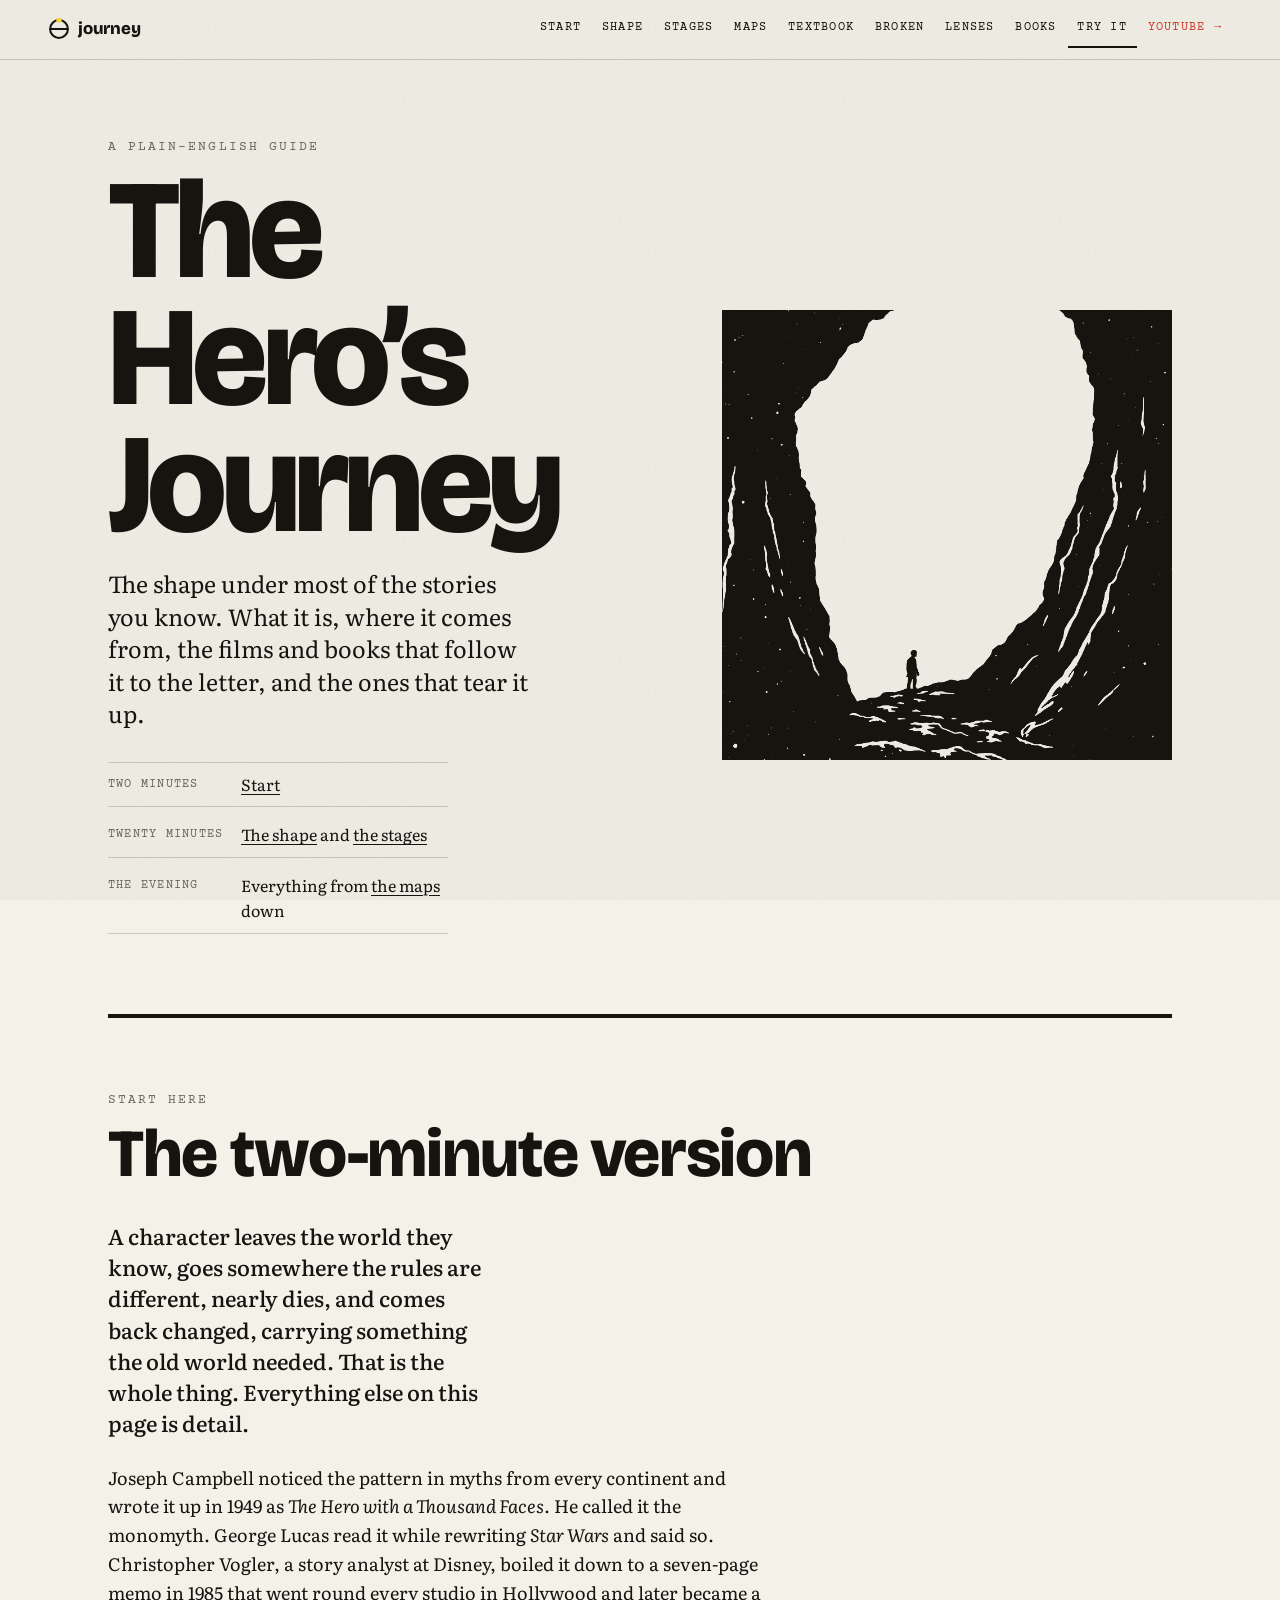
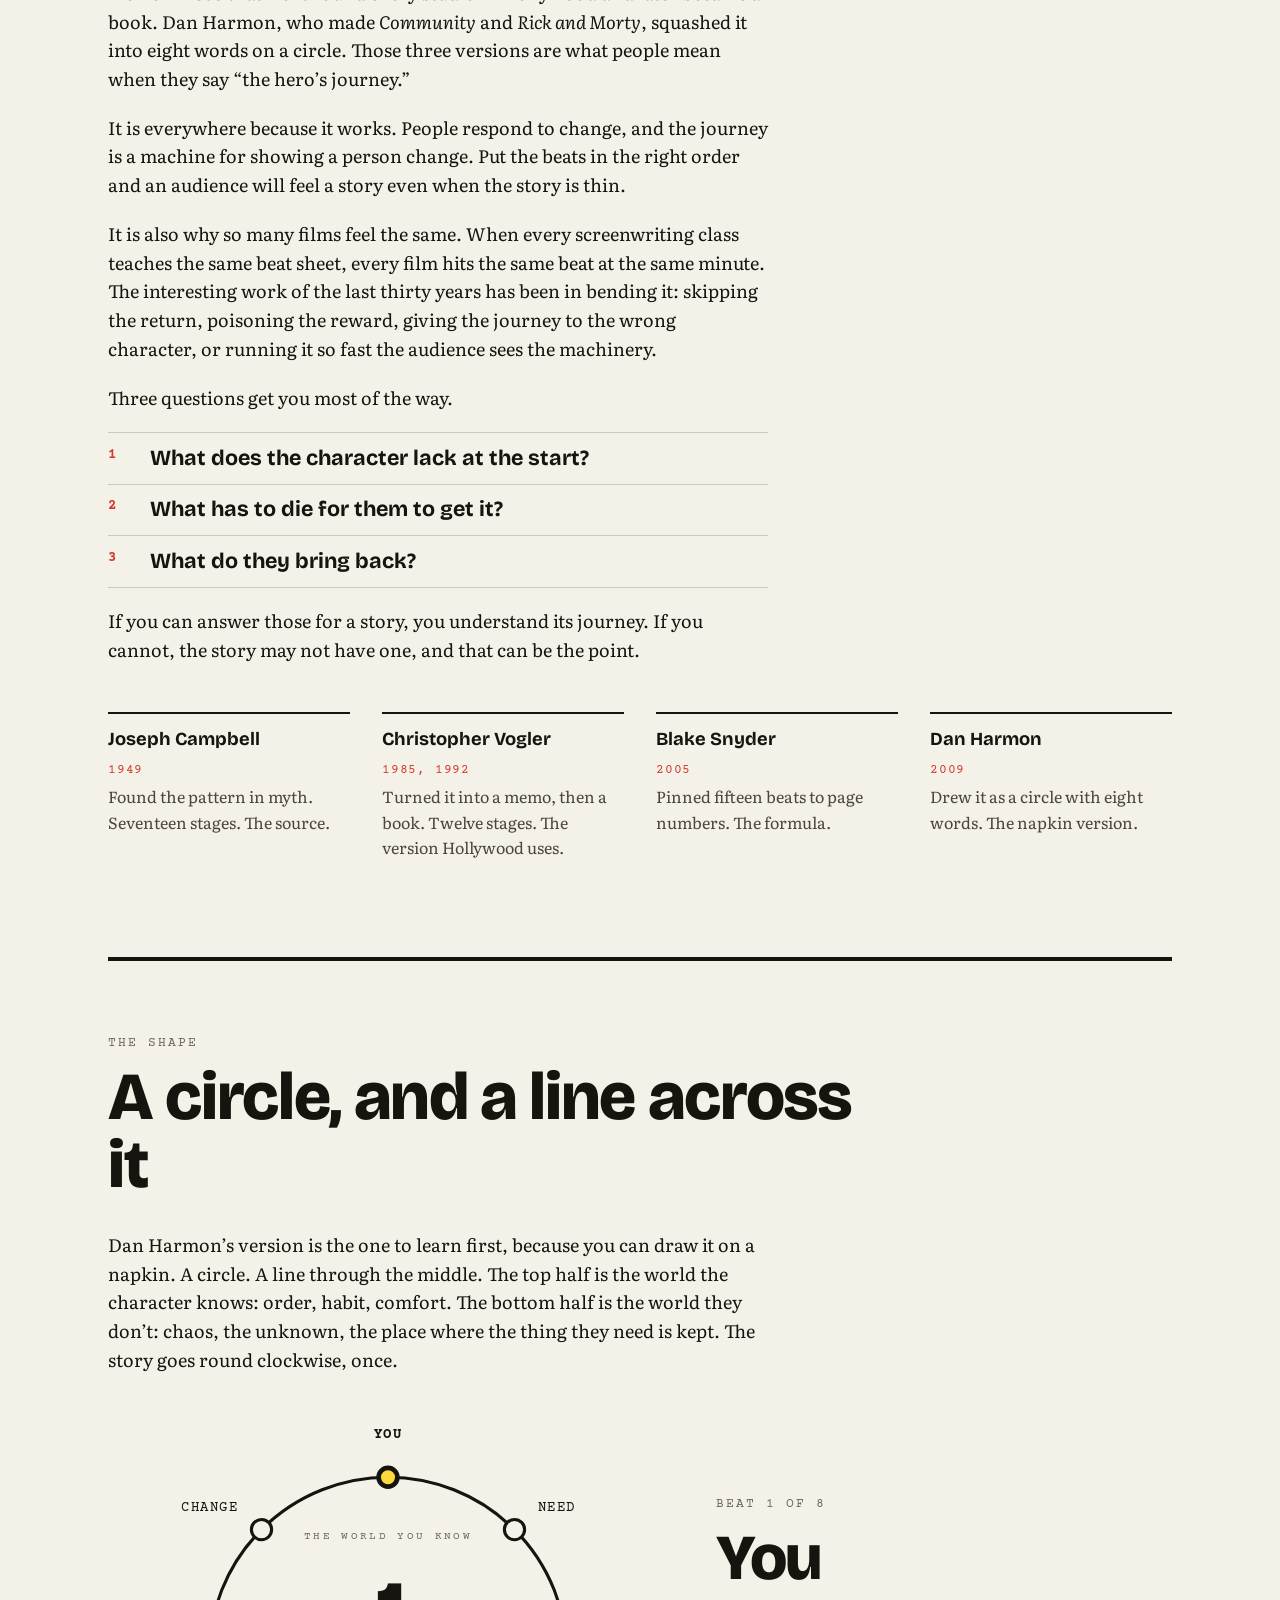
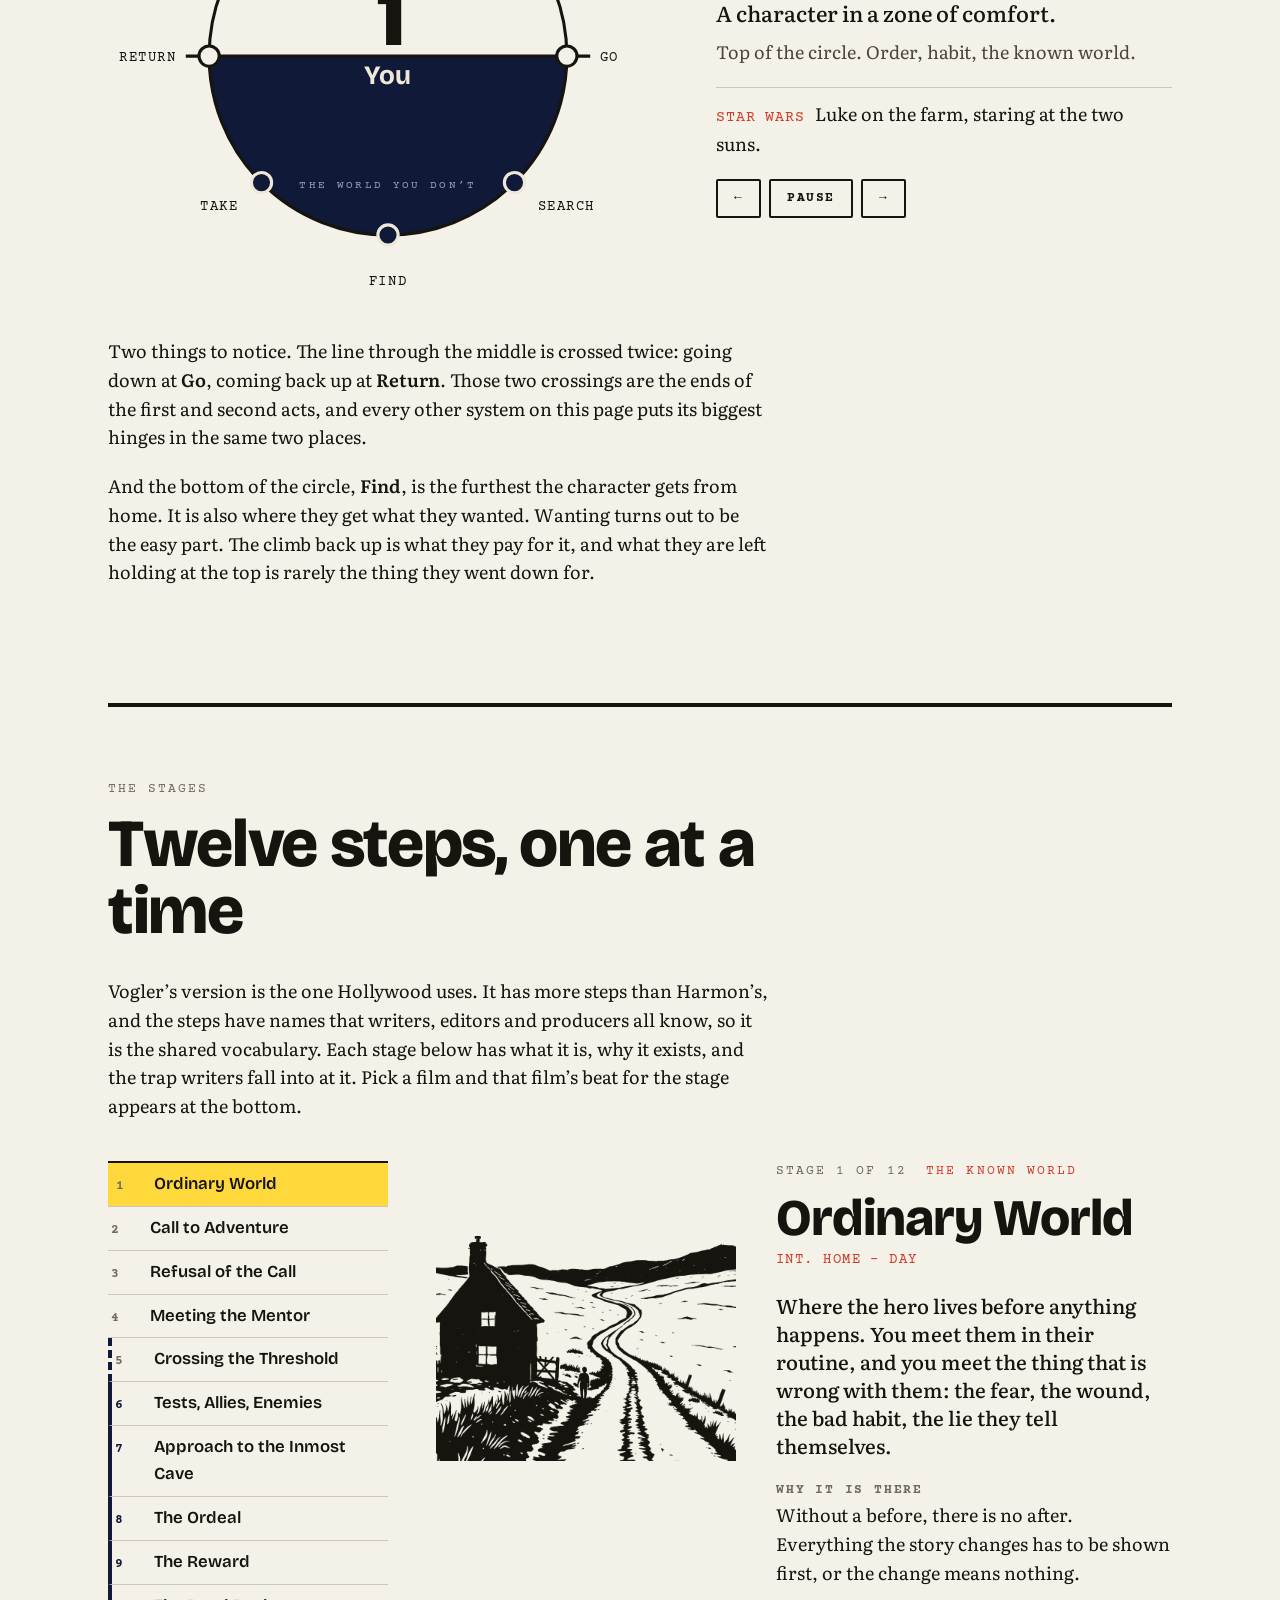
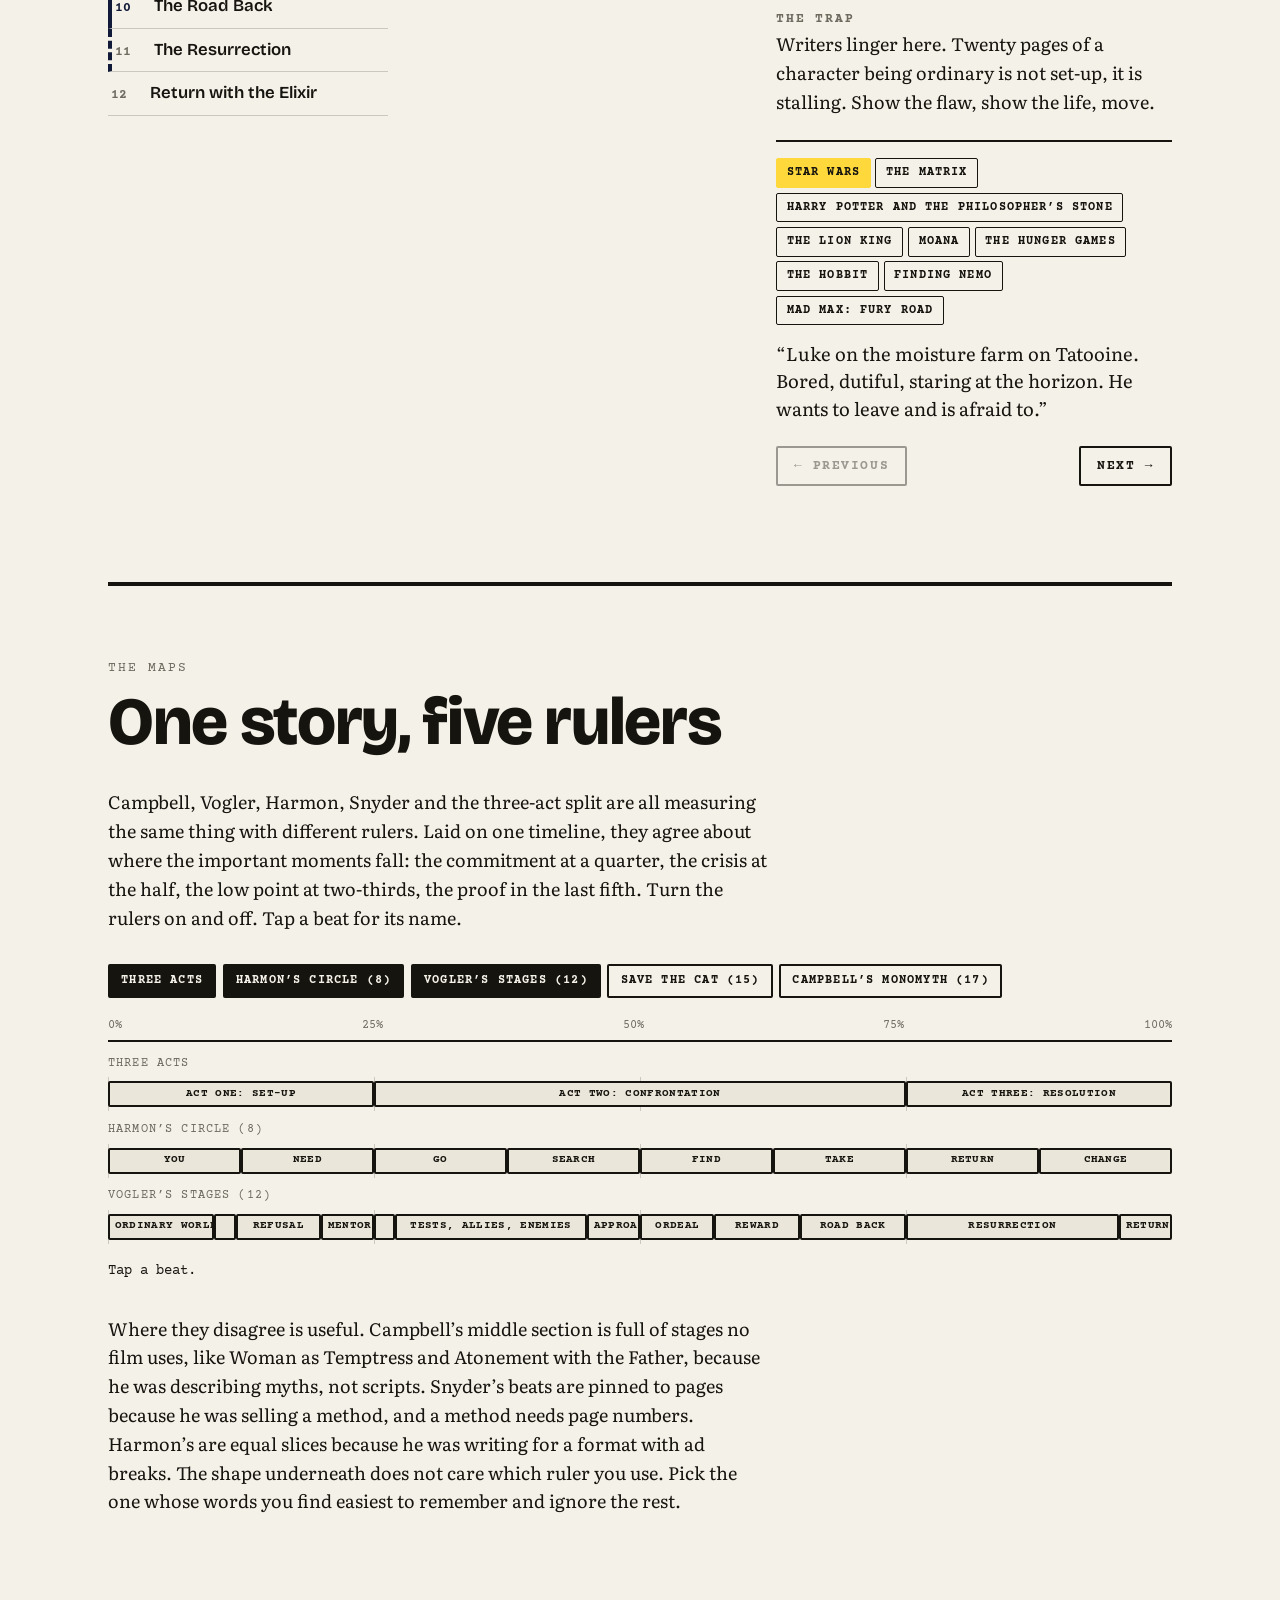
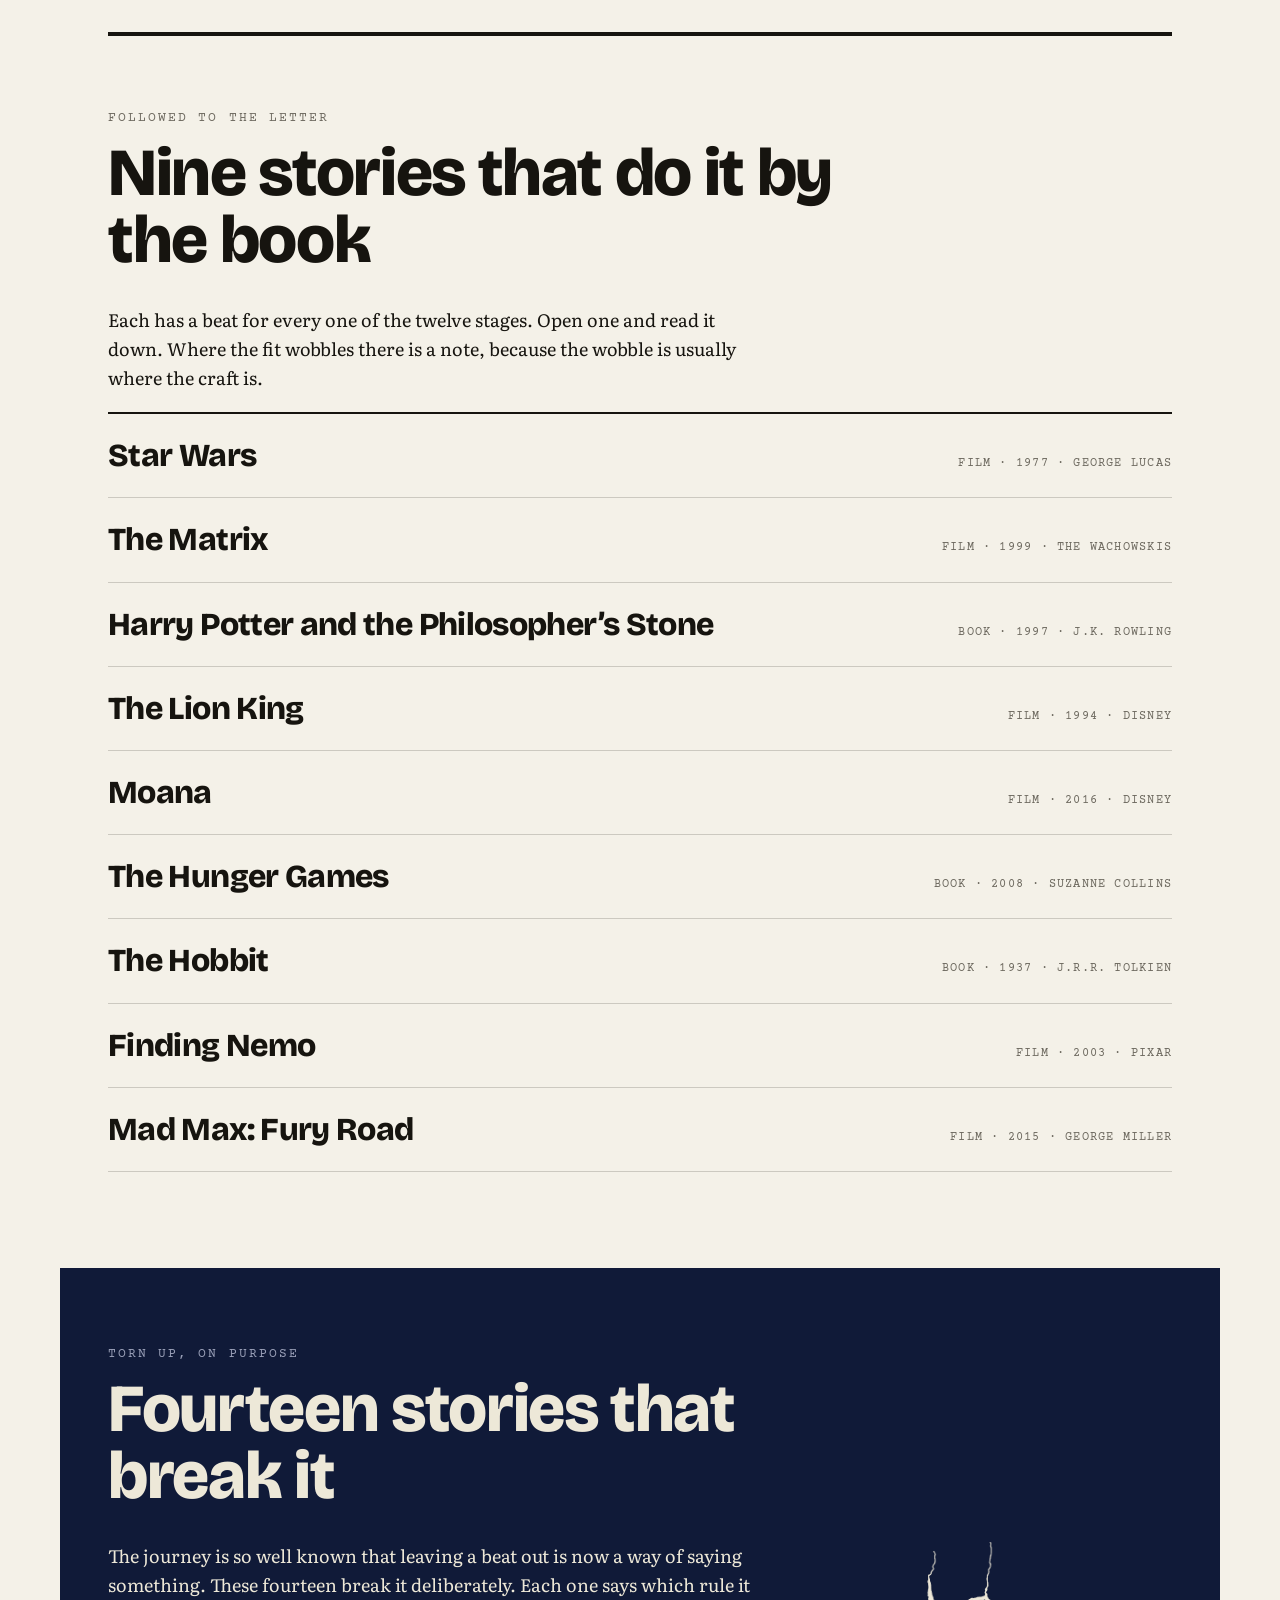
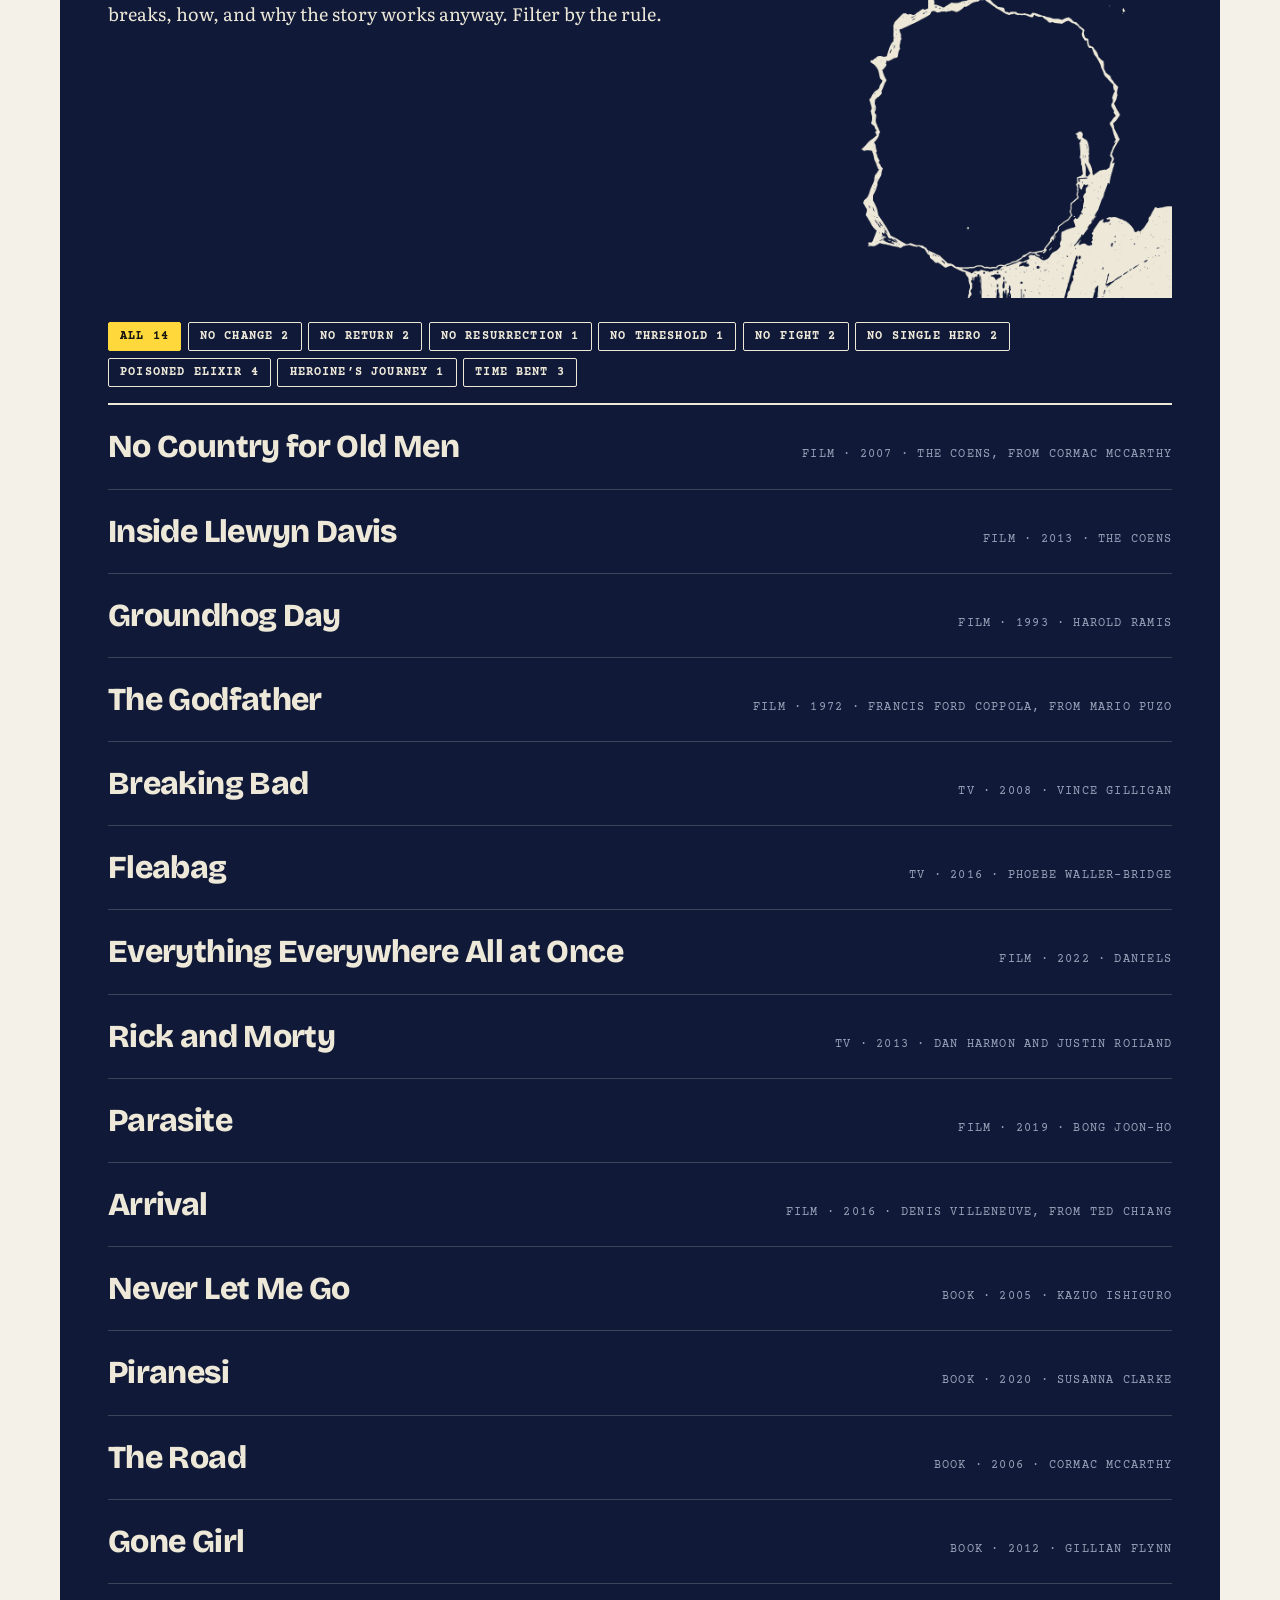
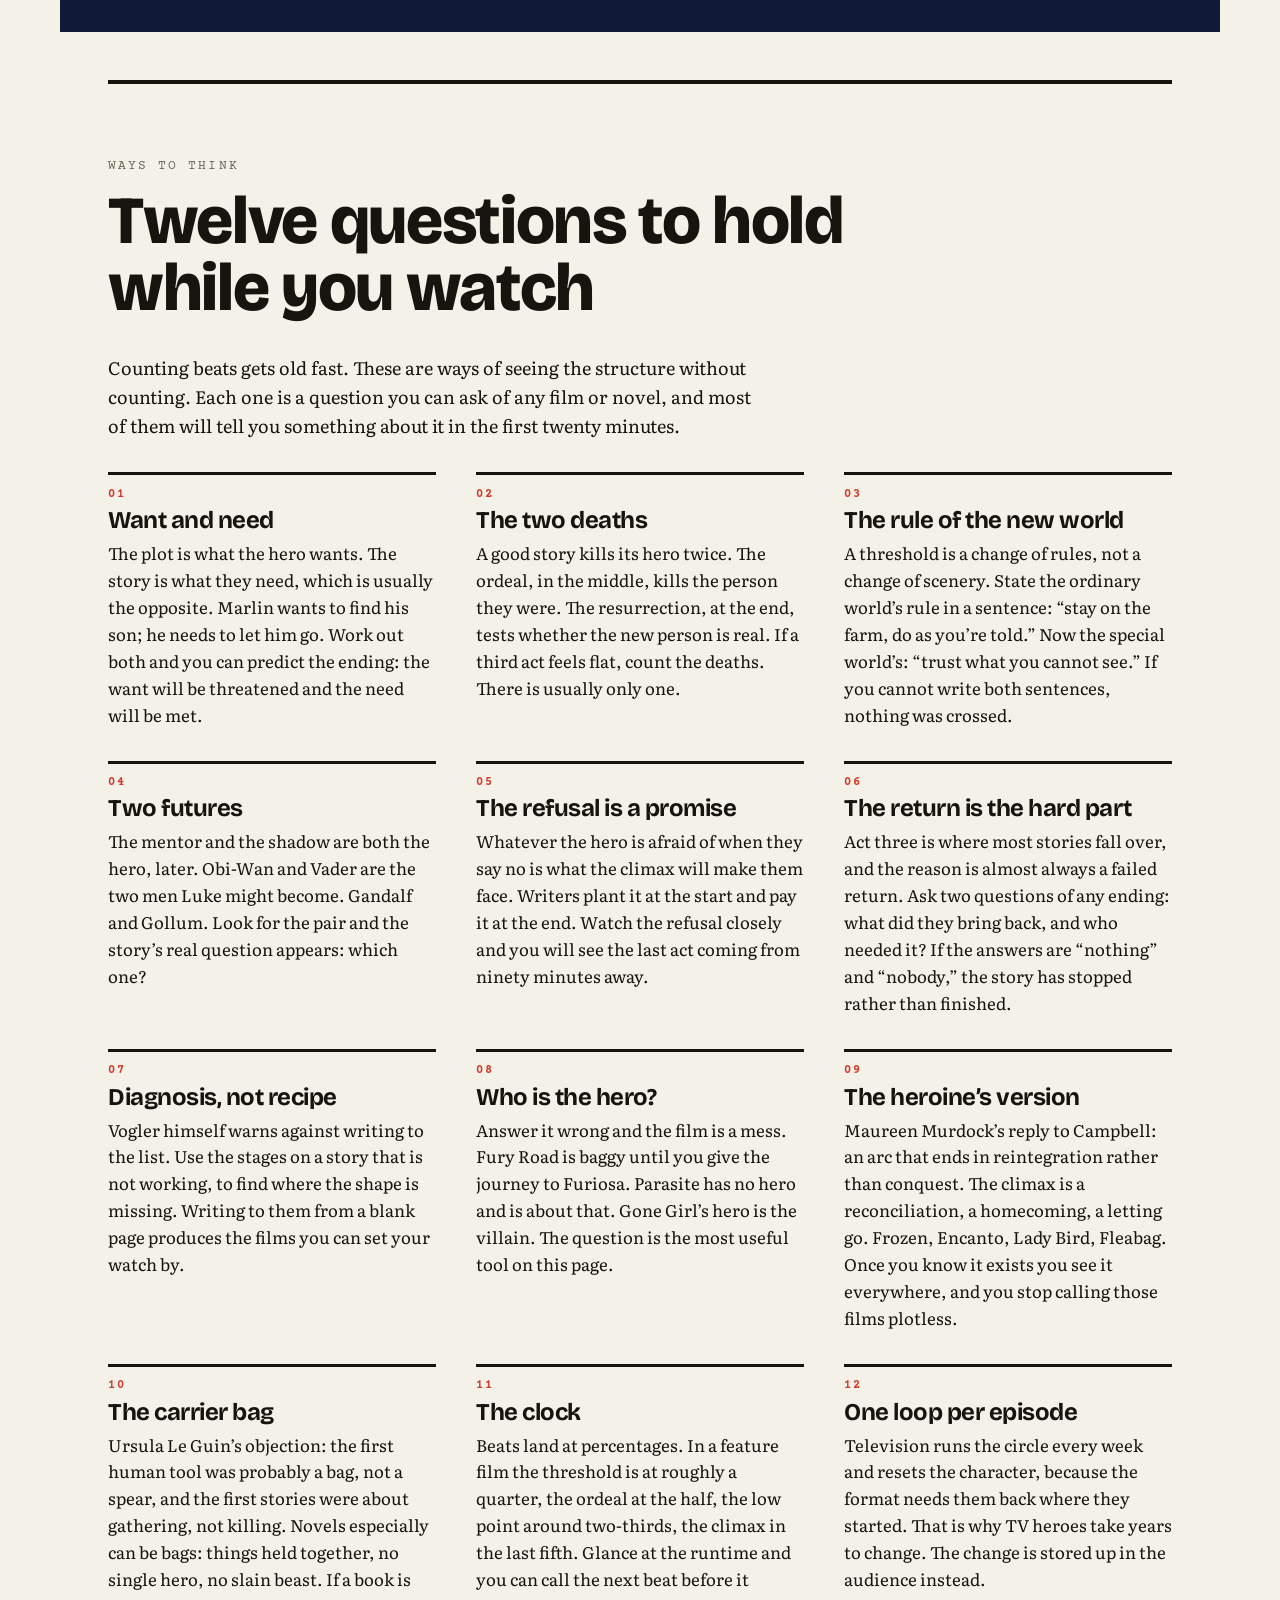
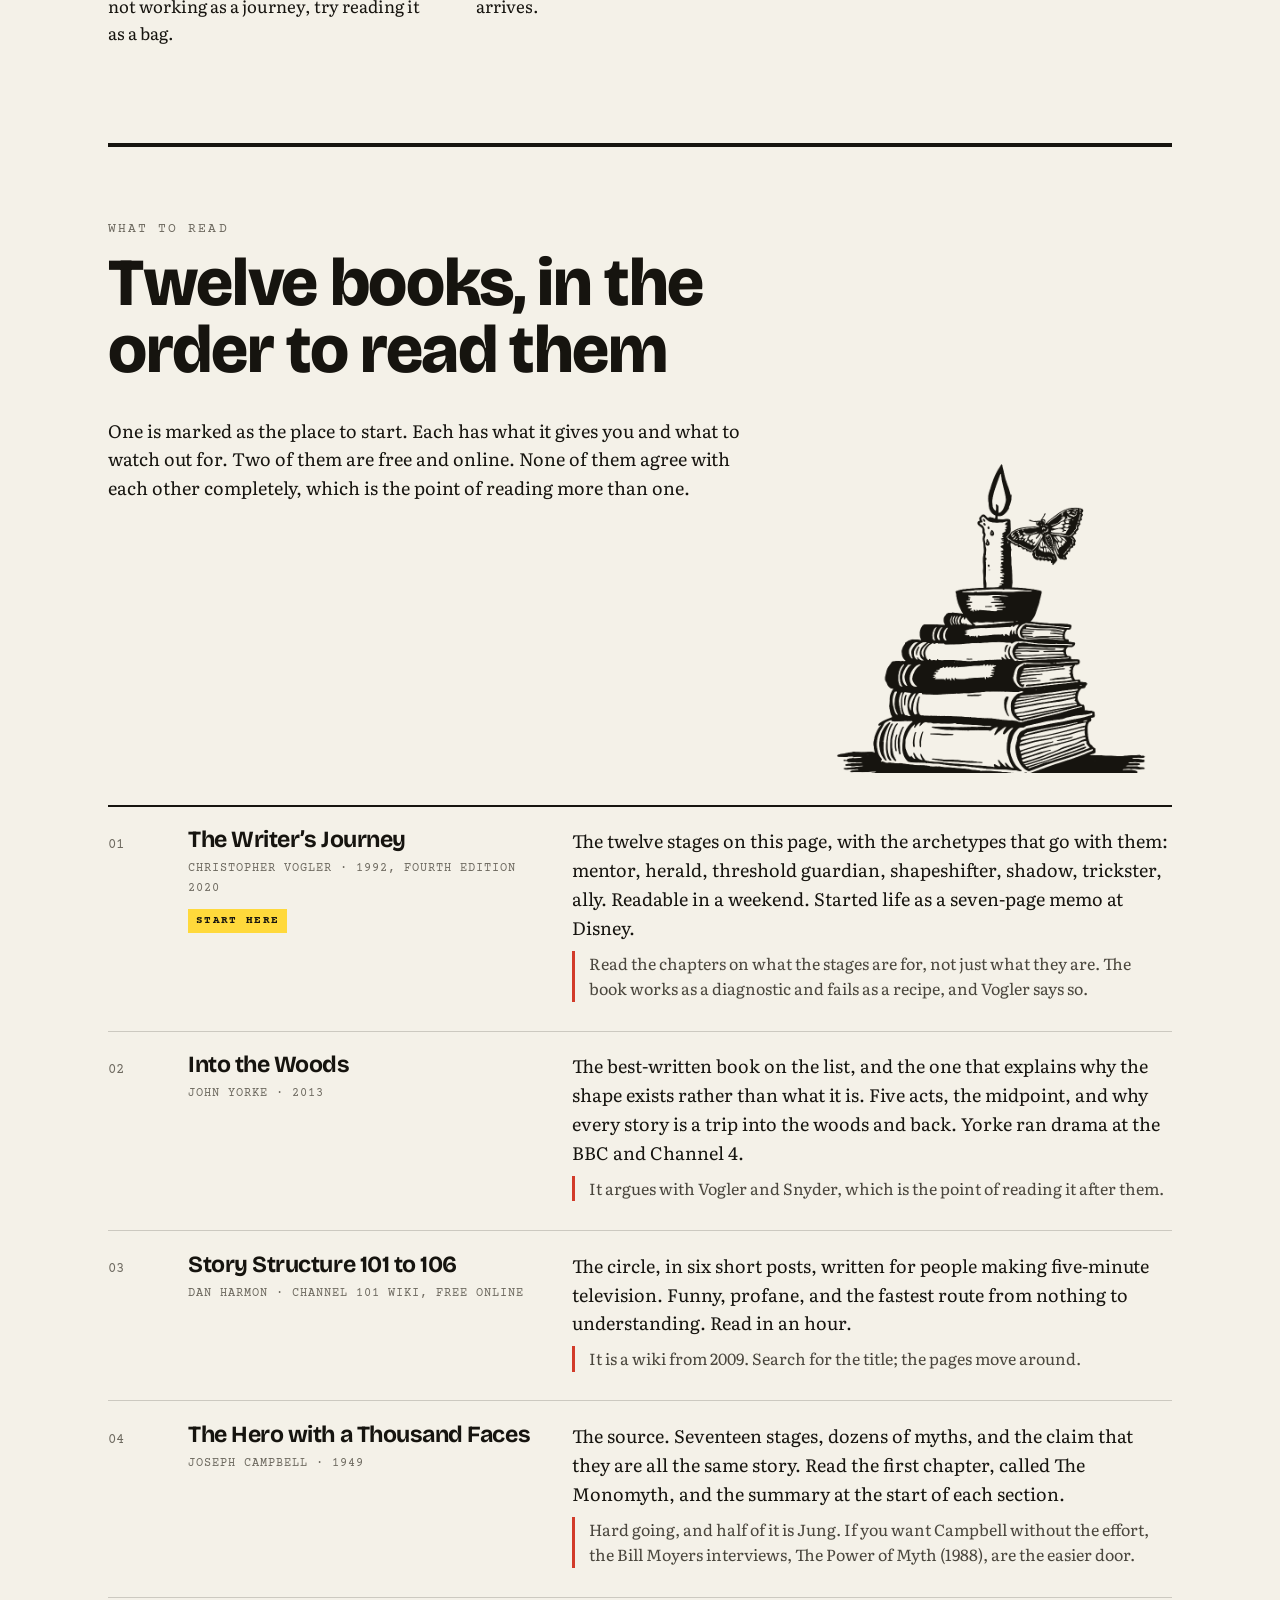
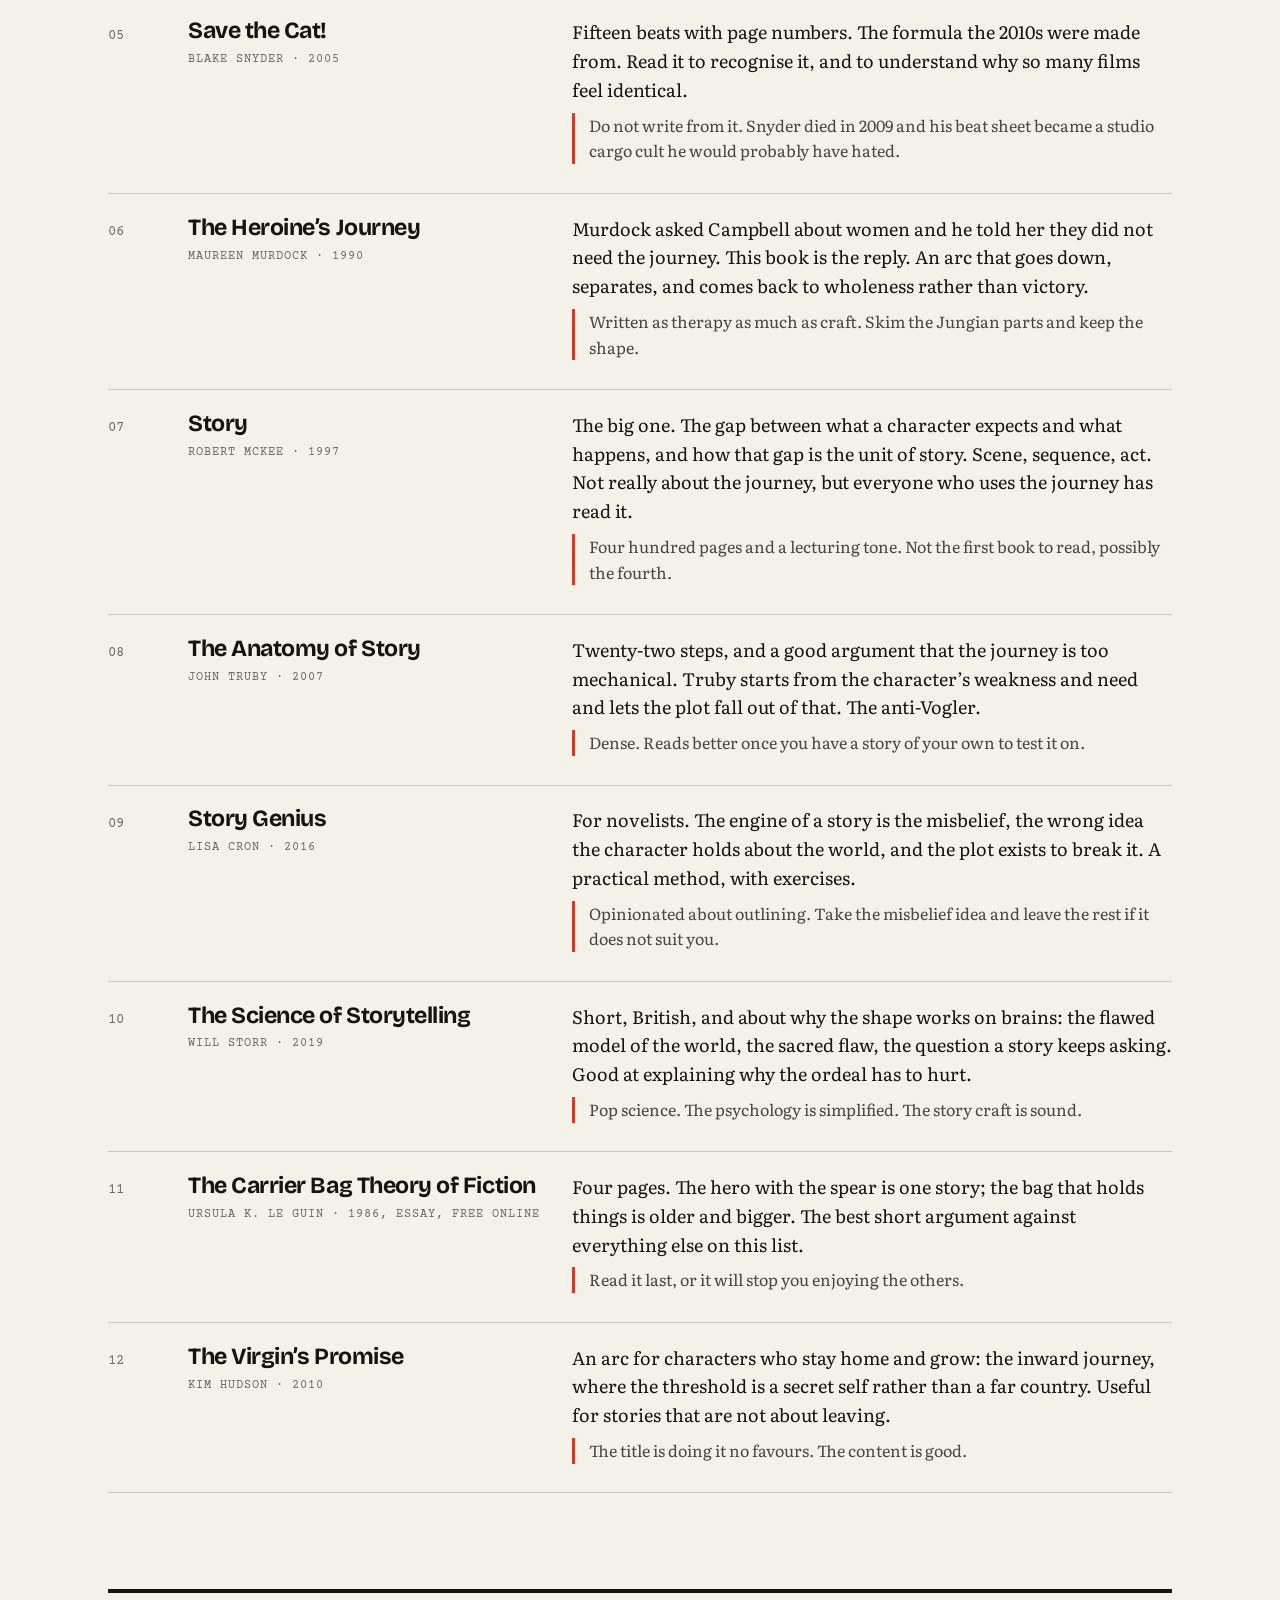
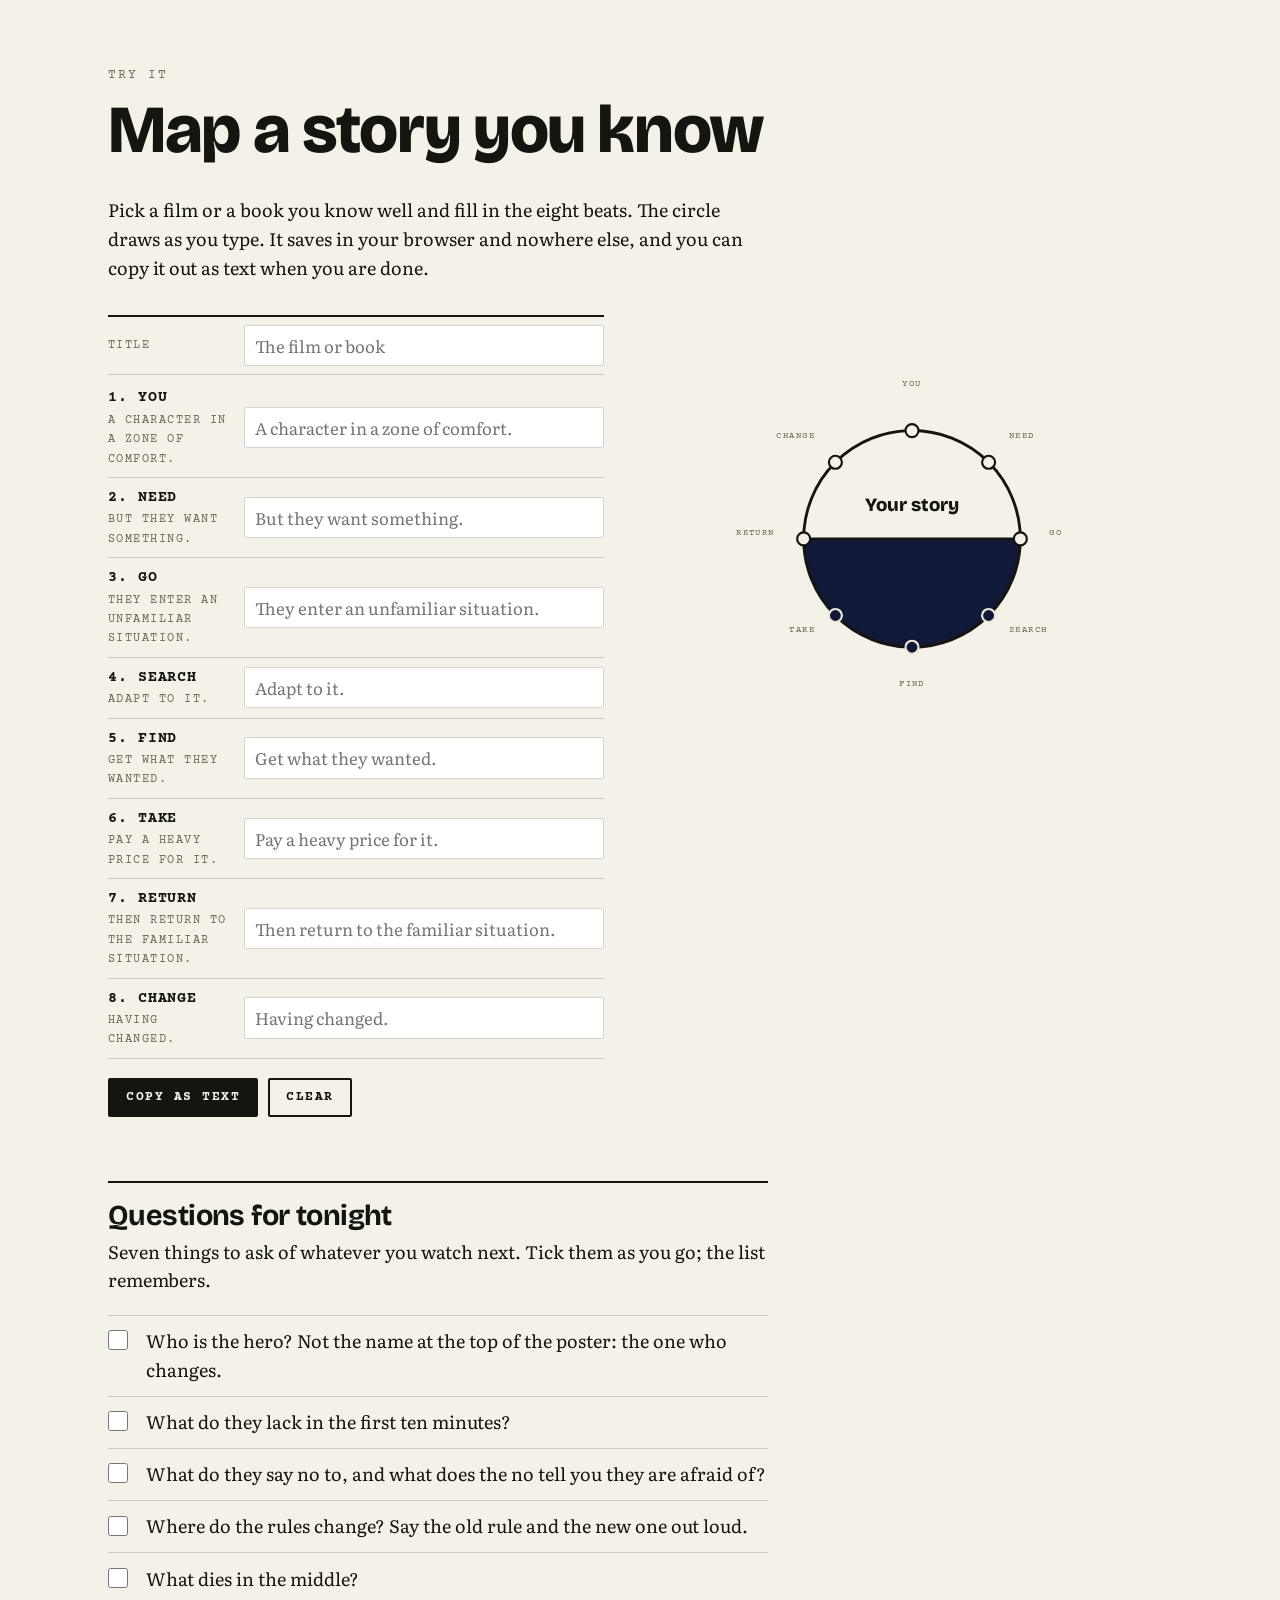
<file: public/index.html>
<!doctype html>
<html lang="en-GB">
<head>
<meta charset="utf-8">
<meta name="viewport" content="width=device-width, initial-scale=1">
<title>The Hero’s Journey, in plain English</title>
<meta name="description" content="The shape under most of the stories you know. What it is, where it comes from, the films and books that follow it to the letter, and the ones that tear it up.">
<meta property="og:title" content="The Hero’s Journey, in plain English">
<meta property="og:description" content="One shape, explained. Nine stories that follow it, fourteen that break it, twelve ways to think about it, twelve books to read.">
<meta property="og:type" content="article">
<meta property="og:url" content="https://journey.stumason.dev/">
<meta property="og:image" content="https://journey.stumason.dev/img/og.png">
<meta name="twitter:card" content="summary_large_image">
<link rel="icon" href="data:image/svg+xml,%3Csvg xmlns='http://www.w3.org/2000/svg' viewBox='0 0 32 32'%3E%3Ccircle cx='16' cy='16' r='13' fill='none' stroke='%2316140F' stroke-width='3'/%3E%3Cpath d='M3 16h26' stroke='%2316140F' stroke-width='3'/%3E%3Ccircle cx='16' cy='3' r='4' fill='%23FFD93B'/%3E%3C/svg%3E">
<link rel="preconnect" href="https://fonts.googleapis.com">
<link rel="preconnect" href="https://fonts.gstatic.com" crossorigin>
<link href="https://fonts.googleapis.com/css2?family=Bricolage+Grotesque:opsz,wght@12..96,500;12..96,700;12..96,800&family=Courier+Prime:ital,wght@0,400;0,700;1,400&family=Literata:ital,opsz,wght@0,7..72,400;0,7..72,500;0,7..72,600;1,7..72,400;1,7..72,500&display=swap" rel="stylesheet">
<link rel="stylesheet" href="styles.css">
</head>
<body>

<a class="skip" href="#start">Skip to the text</a>

<header class="top" id="top">
  <a class="brand" href="#top" aria-label="Back to the top">
    <svg viewBox="0 0 32 32" width="22" height="22" aria-hidden="true"><circle cx="16" cy="16" r="13" fill="none" stroke="currentColor" stroke-width="3"/><path d="M3 16h26" stroke="currentColor" stroke-width="3"/><circle cx="16" cy="3" r="4" fill="#FFD93B"/></svg>
    <span>journey</span>
  </a>
  <nav class="nav" aria-label="Sections">
    <a href="#start">Start</a>
    <a href="#shape">Shape</a>
    <a href="#stages">Stages</a>
    <a href="#maps">Maps</a>
    <a href="#textbook">Textbook</a>
    <a href="#broken">Broken</a>
    <a href="#lenses">Lenses</a>
    <a href="#books">Books</a>
    <a href="#try">Try it</a>
    <a href="youtube/" class="nav__out">YouTube →</a>
  </nav>
</header>

<main>

<!-- ============ HERO ============ -->
<section class="hero" aria-labelledby="h1">
  <div class="hero__text">
    <p class="eyebrow">A plain-English guide</p>
    <h1 id="h1">The Hero’s<br>Journey</h1>
    <p class="stand">The shape under most of the stories you know. What it is, where it comes from, the films and books that follow it to the letter, and the ones that tear it up.</p>
    <dl class="route">
      <div><dt>Two minutes</dt><dd><a href="#start">Start</a></dd></div>
      <div><dt>Twenty minutes</dt><dd><a href="#shape">The shape</a> and <a href="#stages">the stages</a></dd></div>
      <div><dt>The evening</dt><dd>Everything from <a href="#maps">the maps</a> down</dd></div>
    </dl>
  </div>
  <figure class="hero__art">
    <div class="ink ink--cover" role="img" aria-label="Linocut of a lone figure standing at the mouth of a cave, looking out at the light."></div>
  </figure>
</section>

<!-- ============ START ============ -->
<section class="sec" id="start" aria-labelledby="h-start">
  <header class="sec__head">
    <p class="eyebrow">Start here</p>
    <h2 id="h-start">The two-minute version</h2>
  </header>
  <div class="prose prose--lead">
    <p>A character leaves the world they know, goes somewhere the rules are different, nearly dies, and comes back changed, carrying something the old world needed. That is the whole thing. Everything else on this page is detail.</p>
    <p>Joseph Campbell noticed the pattern in myths from every continent and wrote it up in 1949 as <cite>The Hero with a Thousand Faces</cite>. He called it the monomyth. George Lucas read it while rewriting <cite>Star Wars</cite> and said so. Christopher Vogler, a story analyst at Disney, boiled it down to a seven-page memo in 1985 that went round every studio in Hollywood and later became a book. Dan Harmon, who made <cite>Community</cite> and <cite>Rick and Morty</cite>, squashed it into eight words on a circle. Those three versions are what people mean when they say “the hero’s journey.”</p>
    <p>It is everywhere because it works. People respond to change, and the journey is a machine for showing a person change. Put the beats in the right order and an audience will feel a story even when the story is thin.</p>
    <p>It is also why so many films feel the same. When every screenwriting class teaches the same beat sheet, every film hits the same beat at the same minute. The interesting work of the last thirty years has been in bending it: skipping the return, poisoning the reward, giving the journey to the wrong character, or running it so fast the audience sees the machinery.</p>
    <p>Three questions get you most of the way.</p>
    <ol class="three">
      <li>What does the character lack at the start?</li>
      <li>What has to die for them to get it?</li>
      <li>What do they bring back?</li>
    </ol>
    <p>If you can answer those for a story, you understand its journey. If you cannot, the story may not have one, and that can be the point.</p>
  </div>

  <dl class="people">
    <div><dt>Joseph Campbell</dt><dd><span class="mono">1949</span> Found the pattern in myth. Seventeen stages. The source.</dd></div>
    <div><dt>Christopher Vogler</dt><dd><span class="mono">1985, 1992</span> Turned it into a memo, then a book. Twelve stages. The version Hollywood uses.</dd></div>
    <div><dt>Blake Snyder</dt><dd><span class="mono">2005</span> Pinned fifteen beats to page numbers. The formula.</dd></div>
    <div><dt>Dan Harmon</dt><dd><span class="mono">2009</span> Drew it as a circle with eight words. The napkin version.</dd></div>
  </dl>
</section>

<!-- ============ SHAPE ============ -->
<section class="sec" id="shape" aria-labelledby="h-shape">
  <header class="sec__head">
    <p class="eyebrow">The shape</p>
    <h2 id="h-shape">A circle, and a line across it</h2>
  </header>
  <div class="prose">
    <p>Dan Harmon’s version is the one to learn first, because you can draw it on a napkin. A circle. A line through the middle. The top half is the world the character knows: order, habit, comfort. The bottom half is the world they don’t: chaos, the unknown, the place where the thing they need is kept. The story goes round clockwise, once.</p>
  </div>

  <div class="circle-wrap">
    <div class="circle" id="circle" role="group" aria-label="The story circle. Eight points around a ring. Click a point to read it.">
      <svg viewBox="-60 -10 720 620" class="circle__svg" aria-hidden="true">
        <defs>
          <clipPath id="lower"><rect x="0" y="300" width="600" height="300"/></clipPath>
        </defs>
        <circle cx="300" cy="300" r="230" class="circle__night" clip-path="url(#lower)"/>
        <circle cx="300" cy="300" r="230" class="circle__ring"/>
        <line x1="40" y1="300" x2="560" y2="300" class="circle__line"/>
        <text x="300" y="150" class="circle__world">THE WORLD YOU KNOW</text>
        <text x="300" y="470" class="circle__world circle__world--night">THE WORLD YOU DON’T</text>
        <g id="circle-points"></g>
        <g id="circle-hero" class="circle__hero"><circle cx="300" cy="70" r="11"/></g>
        <text x="300" y="286" class="circle__num" id="circle-num">1</text>
        <text x="300" y="336" class="circle__name" id="circle-name">You</text>
      </svg>
    </div>
    <div class="circle__panel" aria-live="polite">
      <p class="eyebrow" id="cp-eyebrow">Beat 1 of 8</p>
      <h3 id="cp-name">You</h3>
      <p class="circle__def" id="cp-line">A character in a zone of comfort.</p>
      <p class="circle__note" id="cp-note">Top of the circle. Order, habit, the known world.</p>
      <p class="circle__sw"><span class="mono">STAR WARS</span> <span id="cp-sw">Luke on the farm, staring at the two suns.</span></p>
      <div class="circle__controls">
        <button type="button" class="btn" id="cp-prev" aria-label="Previous beat">←</button>
        <button type="button" class="btn" id="cp-play" aria-pressed="true">Pause</button>
        <button type="button" class="btn" id="cp-next" aria-label="Next beat">→</button>
      </div>
    </div>
  </div>

  <div class="prose">
    <p>Two things to notice. The line through the middle is crossed twice: going down at <b>Go</b>, coming back up at <b>Return</b>. Those two crossings are the ends of the first and second acts, and every other system on this page puts its biggest hinges in the same two places.</p>
    <p>And the bottom of the circle, <b>Find</b>, is the furthest the character gets from home. It is also where they get what they wanted. Wanting turns out to be the easy part. The climb back up is what they pay for it, and what they are left holding at the top is rarely the thing they went down for.</p>
  </div>
</section>

<!-- ============ STAGES ============ -->
<section class="sec" id="stages" aria-labelledby="h-stages">
  <header class="sec__head">
    <p class="eyebrow">The stages</p>
    <h2 id="h-stages">Twelve steps, one at a time</h2>
  </header>
  <div class="prose">
    <p>Vogler’s version is the one Hollywood uses. It has more steps than Harmon’s, and the steps have names that writers, editors and producers all know, so it is the shared vocabulary. Each stage below has what it is, why it exists, and the trap writers fall into at it. Pick a film and that film’s beat for the stage appears at the bottom.</p>
  </div>

  <div class="stages">
    <ol class="stages__list" id="stage-list" aria-label="The twelve stages"></ol>
    <article class="stage" id="stage-panel" aria-live="polite">
      <div class="stage__art"><div class="ink" id="stage-ink" role="img"></div></div>
      <div class="stage__body">
        <p class="eyebrow"><span id="st-num">Stage 1</span> <span class="stage__world" id="st-world">The known world</span></p>
        <h3 id="st-name">Ordinary World</h3>
        <p class="slug" id="st-slug">INT. HOME - DAY</p>
        <p class="stage__what" id="st-what"></p>
        <h4>Why it is there</h4>
        <p id="st-why"></p>
        <h4>The trap</h4>
        <p id="st-trap"></p>
        <div class="stage__example">
          <div class="tabs" role="tablist" aria-label="Choose a film" id="film-tabs"></div>
          <p class="stage__beat" id="st-beat"></p>
          <p class="stage__wobble" id="st-wobble" hidden></p>
        </div>
        <div class="stage__nav">
          <button type="button" class="btn" id="st-prev">← Previous</button>
          <button type="button" class="btn" id="st-next">Next →</button>
        </div>
      </div>
    </article>
  </div>
</section>

<!-- ============ MAPS ============ -->
<section class="sec" id="maps" aria-labelledby="h-maps">
  <header class="sec__head">
    <p class="eyebrow">The maps</p>
    <h2 id="h-maps">One story, five rulers</h2>
  </header>
  <div class="prose">
    <p>Campbell, Vogler, Harmon, Snyder and the three-act split are all measuring the same thing with different rulers. Laid on one timeline, they agree about where the important moments fall: the commitment at a quarter, the crisis at the half, the low point at two-thirds, the proof in the last fifth. Turn the rulers on and off. Tap a beat for its name.</p>
  </div>

  <div class="maps">
    <div class="maps__toggles" id="map-toggles" role="group" aria-label="Rulers to show"></div>
    <div class="maps__axis" aria-hidden="true"><span>0%</span><span>25%</span><span>50%</span><span>75%</span><span>100%</span></div>
    <div class="maps__rows" id="map-rows"></div>
    <p class="maps__readout" id="map-readout" aria-live="polite">Tap a beat.</p>
  </div>

  <div class="prose">
    <p>Where they disagree is useful. Campbell’s middle section is full of stages no film uses, like Woman as Temptress and Atonement with the Father, because he was describing myths, not scripts. Snyder’s beats are pinned to pages because he was selling a method, and a method needs page numbers. Harmon’s are equal slices because he was writing for a format with ad breaks. The shape underneath does not care which ruler you use. Pick the one whose words you find easiest to remember and ignore the rest.</p>
  </div>
</section>

<!-- ============ TEXTBOOK ============ -->
<section class="sec" id="textbook" aria-labelledby="h-textbook">
  <header class="sec__head">
    <p class="eyebrow">Followed to the letter</p>
    <h2 id="h-textbook">Nine stories that do it by the book</h2>
  </header>
  <div class="prose">
    <p>Each has a beat for every one of the twelve stages. Open one and read it down. Where the fit wobbles there is a note, because the wobble is usually where the craft is.</p>
  </div>
  <div class="cards" id="textbook-cards"></div>
</section>

<!-- ============ BROKEN ============ -->
<section class="sec sec--night" id="broken" aria-labelledby="h-broken">
  <header class="sec__head">
    <p class="eyebrow">Torn up, on purpose</p>
    <h2 id="h-broken">Fourteen stories that break it</h2>
  </header>
  <div class="sec__split">
    <div class="prose">
      <p>The journey is so well known that leaving a beat out is now a way of saying something. These fourteen break it deliberately. Each one says which rule it breaks, how, and why the story works anyway. Filter by the rule.</p>
    </div>
    <div class="ink ink--broken" role="img" aria-label="Linocut of a torn map with a hole in the middle, and a tiny figure walking off its edge."></div>
  </div>
  <div class="chips" id="broken-chips" role="group" aria-label="Filter by the rule broken"></div>
  <div class="cards cards--broken" id="broken-cards"></div>
</section>

<!-- ============ LENSES ============ -->
<section class="sec" id="lenses" aria-labelledby="h-lenses">
  <header class="sec__head">
    <p class="eyebrow">Ways to think</p>
    <h2 id="h-lenses">Twelve questions to hold while you watch</h2>
  </header>
  <div class="prose">
    <p>Counting beats gets old fast. These are ways of seeing the structure without counting. Each one is a question you can ask of any film or novel, and most of them will tell you something about it in the first twenty minutes.</p>
  </div>
  <div class="lenses" id="lens-grid"></div>
</section>

<!-- ============ BOOKS ============ -->
<section class="sec" id="books" aria-labelledby="h-books">
  <header class="sec__head">
    <p class="eyebrow">What to read</p>
    <h2 id="h-books">Twelve books, in the order to read them</h2>
  </header>
  <div class="sec__split">
    <div class="prose">
      <p>One is marked as the place to start. Each has what it gives you and what to watch out for. Two of them are free and online. None of them agree with each other completely, which is the point of reading more than one.</p>
    </div>
    <div class="ink ink--books" role="img" aria-label="Linocut of a stack of old books with a candle burning on top and a moth circling the flame."></div>
  </div>
  <ol class="books" id="book-list"></ol>
</section>

<!-- ============ TRY ============ -->
<section class="sec" id="try" aria-labelledby="h-try">
  <header class="sec__head">
    <p class="eyebrow">Try it</p>
    <h2 id="h-try">Map a story you know</h2>
  </header>
  <div class="prose">
    <p>Pick a film or a book you know well and fill in the eight beats. The circle draws as you type. It saves in your browser and nowhere else, and you can copy it out as text when you are done.</p>
  </div>

  <div class="mapper">
    <form class="mapper__form" id="mapper-form" autocomplete="off">
      <label class="field field--title">
        <span>Title</span>
        <input type="text" id="m-title" placeholder="The film or book" maxlength="80">
      </label>
      <div id="mapper-fields"></div>
      <div class="mapper__actions">
        <button type="button" class="btn btn--solid" id="m-copy">Copy as text</button>
        <button type="button" class="btn" id="m-clear">Clear</button>
        <span class="mapper__status mono" id="m-status" aria-live="polite"></span>
      </div>
    </form>
    <div class="mapper__circle">
      <svg viewBox="-60 -10 720 620" class="circle__svg" id="mapper-svg" aria-label="Your story on the circle">
        <defs><clipPath id="lower2"><rect x="0" y="300" width="600" height="300"/></clipPath></defs>
        <circle cx="300" cy="300" r="150" class="circle__night" clip-path="url(#lower2)"/>
        <circle cx="300" cy="300" r="150" class="circle__ring"/>
        <line x1="150" y1="300" x2="450" y2="300" class="circle__line"/>
        <g id="mapper-points"></g>
        <text x="300" y="262" class="circle__title" id="mapper-title">Your story</text>
      </svg>
    </div>
  </div>

  <div class="tonight">
    <h3>Questions for tonight</h3>
    <p>Seven things to ask of whatever you watch next. Tick them as you go; the list remembers.</p>
    <ul class="tonight__list" id="tonight-list">
      <li><label><input type="checkbox"> <span>Who is the hero? Not the name at the top of the poster: the one who changes.</span></label></li>
      <li><label><input type="checkbox"> <span>What do they lack in the first ten minutes?</span></label></li>
      <li><label><input type="checkbox"> <span>What do they say no to, and what does the no tell you they are afraid of?</span></label></li>
      <li><label><input type="checkbox"> <span>Where do the rules change? Say the old rule and the new one out loud.</span></label></li>
      <li><label><input type="checkbox"> <span>What dies in the middle?</span></label></li>
      <li><label><input type="checkbox"> <span>What do they bring back, and who needed it?</span></label></li>
      <li><label><input type="checkbox"> <span>Which beat is missing, and is that a mistake or a choice?</span></label></li>
    </ul>
  </div>
</section>

</main>

<footer class="foot">
  <p>There is a second page, <a href="youtube/">the journey at YouTube length</a>: the same shape applied to videos about things you built, with a treatment sheet and exercises.</p>
  <p>Written to be read slowly. Every beat on this page is from the film or book it names; every date is checkable. If one is wrong, it is the writer’s fault and not the story’s.</p>
  <p class="mono">journey.stumason.dev · built by <a href="https://stumason.dev">Stu Mason</a> · illustrations cut in ink on paper</p>
</footer>

<script src="data.js"></script>
<script src="app.js"></script>
</body>
</html>
</file>
<file: public/styles.css>
/* journey.stumason.dev
   Tokens. Paper, ink, night. One hot colour (the mark) and one red pencil. */
:root {
  --paper: #F4F1E8;
  --paper-2: #EAE6D9;
  --ink: #16140F;
  --ink-2: #4A463D;
  --pencil: #6E6A60;
  --night: #101A38;
  --night-2: #1A2650;
  --night-paper: #EDE8D8;
  --night-pencil: #9AA0B8;
  --mark: #FFD93B;
  --red: #D23B2A;
  --rule: rgba(22, 20, 15, .18);
  --rule-strong: var(--ink);

  --display: "Bricolage Grotesque", "Helvetica Neue", Arial, sans-serif;
  --body: "Literata", Georgia, "Times New Roman", serif;
  --mono: "Courier Prime", "Courier New", Courier, monospace;

  --measure: 66ch;
  --gutter: clamp(1.25rem, 4vw, 3rem);
  --wrap: 1160px;
}

*, *::before, *::after { box-sizing: border-box; }
html { scroll-behavior: smooth; -webkit-text-size-adjust: 100%; background: var(--paper); }
@media (prefers-reduced-motion: reduce) { html { scroll-behavior: auto; } }

body {
  margin: 0;
  background: var(--paper);
  color: var(--ink);
  font-family: var(--body);
  font-size: 1.125rem;
  line-height: 1.6;
  font-optical-sizing: auto;
  -webkit-font-smoothing: antialiased;
}

/* Paper grain. One stock for the whole sheet. */
body::before {
  content: "";
  position: fixed; inset: 0; z-index: 9999; pointer-events: none;
  opacity: .09; mix-blend-mode: multiply;
  background-image: url("data:image/svg+xml,%3Csvg xmlns='http://www.w3.org/2000/svg' width='220' height='220'%3E%3Cfilter id='n'%3E%3CfeTurbulence type='fractalNoise' baseFrequency='.9' numOctaves='3' stitchTiles='stitch'/%3E%3CfeColorMatrix values='0 0 0 0 0 0 0 0 0 0 0 0 0 0 0 0 0 0 .6 0'/%3E%3C/filter%3E%3Crect width='220' height='220' filter='url(%23n)'/%3E%3C/svg%3E");
}

a { color: inherit; text-decoration-thickness: 1px; text-underline-offset: .16em; }
a:hover { text-decoration-color: var(--red); }
:focus-visible { outline: 3px solid var(--mark); outline-offset: 3px; }
b, strong { font-weight: 600; }
cite { font-style: italic; }
h1, h2, h3, h4 { font-family: var(--display); line-height: 1; margin: 0; letter-spacing: -.02em; }
h3 { font-size: clamp(1.5rem, 2.6vw, 2rem); font-weight: 700; }
h4 { font-family: var(--mono); font-size: .8rem; letter-spacing: .14em; text-transform: uppercase; font-weight: 700; margin: 1.6rem 0 .25rem; color: var(--pencil); }
p { margin: 0 0 1.1em; }
.mono { font-family: var(--mono); font-size: .82em; letter-spacing: .06em; text-transform: uppercase; }

.skip { position: absolute; left: -999px; top: 0; background: var(--mark); color: var(--ink); padding: .5rem 1rem; font-family: var(--mono); z-index: 10000; }
.skip:focus { left: 1rem; top: 1rem; }

/* ---------- Top bar ---------- */
.top {
  position: sticky; top: 0; z-index: 100;
  display: flex; align-items: center; gap: 1.5rem;
  padding: .7rem var(--gutter);
  background: color-mix(in srgb, var(--paper) 92%, transparent);
  backdrop-filter: blur(8px);
  border-bottom: 1px solid var(--rule);
}
.brand { display: inline-flex; align-items: center; gap: .5rem; font-family: var(--display); font-weight: 800; font-size: 1.05rem; text-decoration: none; letter-spacing: -.01em; }
.nav { display: flex; gap: .1rem; overflow-x: auto; scrollbar-width: none; -ms-overflow-style: none; margin-left: auto; }
.nav::-webkit-scrollbar { display: none; }
.nav a {
  font-family: var(--mono); font-size: .78rem; letter-spacing: .1em; text-transform: uppercase;
  text-decoration: none; padding: .45rem .6rem; white-space: nowrap; border-bottom: 2px solid transparent;
}
.nav a.is-active { border-bottom-color: var(--ink); }
.nav a:hover { border-bottom-color: var(--red); }
.nav a.nav__out { color: var(--red); }

/* ---------- Sections ---------- */
main { max-width: var(--wrap); margin: 0 auto; padding: 0 var(--gutter); }
.sec { padding: 4.5rem 0 3rem; border-top: 4px solid var(--rule-strong); margin-top: 3rem; scroll-margin-top: 4.5rem; }
.sec__head { margin-bottom: 2rem; }
.eyebrow { font-family: var(--mono); font-size: .8rem; letter-spacing: .16em; text-transform: uppercase; color: var(--pencil); margin: 0 0 .7rem; }
.sec h2 { font-size: clamp(2.2rem, 5.4vw, 4.2rem); font-weight: 800; max-width: 18ch; }
.prose { max-width: var(--measure); }
.prose--lead > p:first-child { font-size: 1.35rem; line-height: 1.45; font-weight: 500; max-width: 30ch; }
.three { counter-reset: q; list-style: none; padding: 0; margin: 0 0 1.2rem; border-top: 1px solid var(--rule); }
.three li { counter-increment: q; padding: .8rem 0 .8rem 2.6rem; border-bottom: 1px solid var(--rule); position: relative; font-family: var(--display); font-weight: 700; font-size: 1.35rem; line-height: 1.15; }
.three li::before { content: counter(q); position: absolute; left: 0; top: .85rem; font-family: var(--mono); font-size: .9rem; color: var(--red); font-weight: 700; }
.sec__split { display: grid; grid-template-columns: minmax(0, var(--measure)) 1fr; gap: 2rem 3rem; align-items: start; }
.sec__split .ink { aspect-ratio: 1; width: min(100%, 360px); justify-self: end; }
@media (max-width: 760px) { .sec__split { grid-template-columns: 1fr; } .sec__split .ink { justify-self: start; width: min(100%, 280px); } }

/* People strip */
.people { display: grid; grid-template-columns: repeat(auto-fit, minmax(220px, 1fr)); gap: 1.5rem 2rem; margin: 3rem 0 0; padding: 0; }
.people div { border-top: 2px solid var(--ink); padding-top: .7rem; }
.people dt { font-family: var(--display); font-weight: 700; font-size: 1.15rem; }
.people dd { margin: .3rem 0 0; font-size: 1rem; color: var(--ink-2); }
.people .mono { display: block; color: var(--red); margin-bottom: .2rem; }

/* ---------- Hero ---------- */
.hero { display: grid; grid-template-columns: 1.1fr .9fr; gap: 2rem 4rem; align-items: center; padding: clamp(2rem, 6vw, 5rem) 0 2rem; min-height: 70vh; }
.hero h1 { font-size: clamp(3.4rem, 11vw, 9rem); font-weight: 800; letter-spacing: -.04em; line-height: .9; margin: .2rem 0 1.2rem; }
.stand { font-size: clamp(1.2rem, 2vw, 1.45rem); line-height: 1.4; max-width: 30ch; font-weight: 400; }
.route { display: grid; gap: .4rem; margin: 2rem 0 0; padding: 0; border-top: 1px solid var(--rule); max-width: 34ch; }
.route div { display: grid; grid-template-columns: 13ch 1fr; gap: 1rem; padding: .55rem 0; border-bottom: 1px solid var(--rule); font-size: 1rem; }
.route dt { font-family: var(--mono); font-size: .78rem; letter-spacing: .1em; text-transform: uppercase; color: var(--pencil); padding-top: .2rem; }
.route dd { margin: 0; }
.hero__art { margin: 0; }
@media (max-width: 860px) { .hero { grid-template-columns: 1fr; min-height: 0; } .hero__art { order: -1; max-width: 420px; } }

/* ---------- Ink illustrations (alpha masks tinted with currentColor) ---------- */
.ink { background: currentColor; width: 100%; aspect-ratio: 1; -webkit-mask: var(--m) center / contain no-repeat; mask: var(--m) center / contain no-repeat; color: var(--ink); }
.ink--cover { --m: url(img/00-cover-cave.webp); }
.ink--broken { --m: url(img/13-broken.webp); }
.ink--books { --m: url(img/14-books.webp); }

/* ---------- The circle ---------- */
.circle-wrap { display: grid; grid-template-columns: minmax(0, 560px) 1fr; gap: 2rem 3rem; align-items: center; margin: 2.5rem 0; }
.circle { width: 100%; }
.circle__svg { width: 100%; height: auto; display: block; font-family: var(--mono); }
.circle__night { fill: var(--night); }
.circle__ring { fill: none; stroke: var(--ink); stroke-width: 4; }
.circle__line { stroke: var(--ink); stroke-width: 4; }
.circle__world { text-anchor: middle; font-size: 14px; letter-spacing: 3px; fill: var(--pencil); }
.circle__world--night { fill: var(--night-pencil); }
.circle__num { text-anchor: middle; font-family: var(--display); font-weight: 800; font-size: 120px; fill: var(--ink); letter-spacing: -6px; }
.circle__name { text-anchor: middle; font-family: var(--display); font-weight: 700; font-size: 34px; fill: var(--night-paper); }
.circle__title { text-anchor: middle; font-family: var(--display); font-weight: 800; font-size: 26px; fill: var(--ink); }
.circle__pt { cursor: pointer; }
.circle__pt circle { fill: var(--paper); stroke: var(--ink); stroke-width: 4; transition: fill .2s; }
.circle__pt.is-below circle { fill: var(--night); stroke: var(--night-paper); }
.circle__pt text { font-size: 18px; letter-spacing: 2px; fill: var(--ink); text-transform: uppercase; pointer-events: none; }
.circle__pt.is-on circle { fill: var(--mark); stroke: var(--ink); }
.circle__pt.is-on text { font-weight: 700; }
.circle__pt:hover circle { fill: var(--mark); }
.circle__hero { transform-origin: 300px 300px; transition: transform .7s cubic-bezier(.5, 0, .2, 1); }
.circle__hero circle { fill: var(--mark); stroke: var(--ink); stroke-width: 4; }
@media (prefers-reduced-motion: reduce) { .circle__hero { transition: none; } }
.circle__panel h3 { font-size: clamp(2.4rem, 5vw, 4rem); font-weight: 800; margin: .2rem 0 .6rem; }
.circle__def { font-size: 1.35rem; line-height: 1.35; font-weight: 500; margin-bottom: .6rem; }
.circle__note { color: var(--ink-2); }
.circle__sw { border-top: 1px solid var(--rule); padding-top: .8rem; margin-top: 1rem; }
.circle__sw .mono { color: var(--red); margin-right: .4rem; }
.circle__controls { display: flex; gap: .5rem; margin-top: 1.2rem; }
@media (max-width: 860px) { .circle-wrap { grid-template-columns: 1fr; } }

/* Buttons. Ink outline, no box shadow, no radius theatre. */
.btn { font: 700 .8rem/1 var(--mono); letter-spacing: .12em; text-transform: uppercase; color: var(--ink); background: transparent; border: 2px solid var(--ink); padding: .7rem 1rem; cursor: pointer; border-radius: 2px; }
.btn:hover { background: var(--mark); }
.btn--solid { background: var(--ink); color: var(--paper); }
.btn--solid:hover { background: var(--red); border-color: var(--red); color: #fff; }
.btn[disabled] { opacity: .4; cursor: default; }

/* ---------- Stages ---------- */
.stages { display: grid; grid-template-columns: 280px 1fr; gap: 2rem 3rem; margin-top: 2.5rem; align-items: start; }
.stages__list { list-style: none; margin: 0; padding: 0; position: sticky; top: 4.5rem; border-top: 2px solid var(--ink); }
.stages__list li { border-bottom: 1px solid var(--rule); }
.stages__list button { all: unset; display: grid; grid-template-columns: 2.4rem 1fr; align-items: baseline; width: 100%; padding: .5rem .2rem; cursor: pointer; font-family: var(--display); font-weight: 600; font-size: 1.05rem; box-sizing: border-box; }
.stages__list button .n { font-family: var(--mono); font-size: .8rem; color: var(--pencil); }
.stages__list button:hover { color: var(--red); }
.stages__list li.is-on button { background: var(--mark); padding-left: .5rem; }
.stages__list li.is-special button .n { color: var(--night); }
.stages__list li.is-special { border-left: 4px solid var(--night); }
.stages__list li.is-edge { border-left: 4px dashed var(--night); }

.stage { display: grid; grid-template-columns: minmax(0, 300px) 1fr; gap: 1.5rem 2.5rem; padding: 1.6rem; margin: -1.6rem; border-radius: 4px; transition: background .45s, color .45s; }
.stage__art { width: 100%; }
.stage__art .ink { max-width: 300px; }
.stage h3 { font-size: clamp(2rem, 4vw, 3.2rem); font-weight: 800; margin: .3rem 0 .3rem; }
.slug { font-family: var(--mono); font-size: .9rem; letter-spacing: .1em; margin: 0 0 1.2rem; color: var(--red); }
.stage__what { font-size: 1.25rem; line-height: 1.4; font-weight: 500; }
.stage__world { margin-left: .6rem; color: var(--red); }
.stage__example { margin-top: 1.5rem; border-top: 2px solid currentColor; padding-top: 1rem; }
.tabs { display: flex; flex-wrap: wrap; gap: .3rem; margin-bottom: .9rem; }
.tabs button { all: unset; cursor: pointer; font: 700 .72rem/1 var(--mono); letter-spacing: .1em; text-transform: uppercase; padding: .5rem .6rem; border: 1px solid currentColor; border-radius: 2px; box-sizing: border-box; }
.tabs button[aria-selected="true"] { background: var(--mark); color: var(--ink); border-color: var(--mark); }
.stage__beat { font-size: 1.15rem; line-height: 1.5; }
.stage__beat::before { content: "“"; } .stage__beat::after { content: "”"; }
.stage__wobble { font-size: 1rem; padding-left: 1rem; border-left: 3px solid var(--red); color: inherit; opacity: .92; }
.stage__nav { display: flex; justify-content: space-between; margin-top: 1.5rem; gap: .5rem; }

/* The panel goes to night for the special world. */
.stage.is-special { background: var(--night); color: var(--night-paper); }
.stage.is-special .eyebrow, .stage.is-special h4 { color: var(--night-pencil); }
.stage.is-special .slug, .stage.is-special .stage__world { color: var(--mark); }
.stage.is-special .ink { color: var(--night-paper); }
.stage.is-special .btn { color: var(--night-paper); border-color: var(--night-paper); }
.stage.is-special .btn:hover { background: var(--mark); color: var(--ink); border-color: var(--mark); }
.stage.is-special .stage__wobble { border-color: var(--mark); }
.stage.is-edge { background: var(--paper-2); }
@media (max-width: 900px) {
  .stages { grid-template-columns: 1fr; }
  .stages__list { position: static; display: grid; grid-template-columns: repeat(auto-fill, minmax(180px, 1fr)); border-top: none; }
  .stage { grid-template-columns: 1fr; margin: 0; }
  .stage__art .ink { max-width: 220px; }
}

/* ---------- Maps ---------- */
.maps { margin: 2rem 0; }
.maps__toggles { display: flex; flex-wrap: wrap; gap: .4rem; margin-bottom: 1.2rem; }
.maps__toggles button { all: unset; cursor: pointer; font: 700 .74rem/1 var(--mono); letter-spacing: .1em; text-transform: uppercase; padding: .55rem .7rem; border: 2px solid var(--ink); border-radius: 2px; box-sizing: border-box; }
.maps__toggles button[aria-pressed="true"] { background: var(--ink); color: var(--paper); }
.maps__axis { display: flex; justify-content: space-between; font-family: var(--mono); font-size: .72rem; color: var(--pencil); border-bottom: 2px solid var(--ink); padding-bottom: .3rem; }
.maps__rows { display: grid; gap: .6rem; padding-top: .8rem; }
.maps__row { display: grid; grid-template-columns: 1fr; gap: .25rem; }
.maps__row.is-off { display: none; }
.maps__label { font-family: var(--mono); font-size: .72rem; letter-spacing: .1em; text-transform: uppercase; color: var(--pencil); }
.maps__track { position: relative; height: 34px; background: repeating-linear-gradient(90deg, var(--rule) 0 1px, transparent 1px 25%); }
.maps__beat { position: absolute; top: 4px; height: 26px; min-width: 6px; background: var(--paper-2); border: 2px solid var(--ink); border-radius: 2px; cursor: pointer; overflow: hidden; white-space: nowrap; font: 600 .68rem/1.9 var(--mono); letter-spacing: .03em; padding: 0 .3rem; text-transform: uppercase; color: var(--ink); }
.maps__beat:hover, .maps__beat.is-on { background: var(--mark); z-index: 2; }
.maps__beat.is-point { background: var(--ink); color: var(--paper); }
.maps__beat.is-point:hover, .maps__beat.is-point.is-on { background: var(--red); border-color: var(--red); }
.maps__readout { font-family: var(--mono); font-size: .9rem; margin-top: 1rem; min-height: 1.6em; }
.maps__readout b { color: var(--red); }

/* ---------- Cards (details) ---------- */
.cards { display: grid; gap: 0; margin-top: 1rem; border-top: 2px solid var(--ink); }
.card { border-bottom: 1px solid var(--rule); }
.card summary { list-style: none; cursor: pointer; display: grid; grid-template-columns: 1fr auto; gap: 1rem; align-items: baseline; padding: 1rem 0; }
.card summary::-webkit-details-marker { display: none; }
.card summary:hover .card__title { color: var(--red); }
.card__title { font-family: var(--display); font-weight: 800; font-size: clamp(1.4rem, 2.6vw, 2rem); letter-spacing: -.02em; }
.card__meta { font-family: var(--mono); font-size: .76rem; letter-spacing: .1em; text-transform: uppercase; color: var(--pencil); text-align: right; }
.card__fit { max-width: var(--measure); font-style: italic; color: var(--ink-2); margin-top: -.3rem; }
.card__body { padding: 0 0 1.6rem; }
.beats { list-style: none; margin: 1rem 0 0; padding: 0; max-width: 78ch; counter-reset: b; }
.beats li { display: grid; grid-template-columns: 2rem 12rem 1fr; gap: .6rem 1rem; padding: .7rem 0; border-top: 1px solid var(--rule); counter-increment: b; }
.beats li::before { content: counter(b); font-family: var(--mono); font-size: .8rem; color: var(--pencil); padding-top: .2rem; }
.beats .bname { font-family: var(--mono); font-size: .74rem; letter-spacing: .08em; text-transform: uppercase; padding-top: .25rem; color: var(--ink-2); }
.beats .btext { margin: 0; }
.beats .wobble { grid-column: 3; margin: .2rem 0 0; padding-left: .9rem; border-left: 3px solid var(--red); font-size: 1rem; color: var(--ink-2); }
@media (max-width: 640px) { .beats li { grid-template-columns: 1.6rem 1fr; } .beats .btext, .beats .wobble { grid-column: 2; } .beats .bname { grid-column: 2; padding-top: 0; } }

/* ---------- Night section (broken) ---------- */
.sec--night { background: var(--night); color: var(--night-paper); border-top-color: var(--night); margin-left: calc(-1 * var(--gutter)); margin-right: calc(-1 * var(--gutter)); padding-left: var(--gutter); padding-right: var(--gutter); }
.sec--night .eyebrow { color: var(--night-pencil); }
.sec--night .ink { color: var(--night-paper); }
.sec--night .cards { border-top-color: var(--night-paper); }
.sec--night .card { border-bottom-color: rgba(237, 232, 216, .2); }
.sec--night .card__meta { color: var(--night-pencil); }
.sec--night .card summary:hover .card__title { color: var(--mark); }
.chips { display: flex; flex-wrap: wrap; gap: .4rem; margin: 1.5rem 0 1rem; }
.chips button { all: unset; cursor: pointer; font: 700 .72rem/1 var(--mono); letter-spacing: .1em; text-transform: uppercase; padding: .5rem .7rem; border: 1px solid currentColor; border-radius: 2px; box-sizing: border-box; }
.chips button[aria-pressed="true"] { background: var(--mark); color: var(--ink); border-color: var(--mark); }
.card__rule { font-family: var(--display); font-weight: 700; font-size: 1.3rem; line-height: 1.2; max-width: 40ch; margin: 0 0 1rem; }
.card__tags { display: flex; gap: .3rem; flex-wrap: wrap; }
.card__tags span { font: 700 .66rem/1 var(--mono); letter-spacing: .1em; text-transform: uppercase; padding: .35rem .45rem; border: 1px solid currentColor; border-radius: 2px; }
.card--broken .card__body { max-width: var(--measure); }
.card--broken h4 { color: var(--night-pencil); }
.card.is-hidden { display: none; }

/* ---------- Lenses ---------- */
.lenses { display: grid; grid-template-columns: repeat(auto-fill, minmax(280px, 1fr)); gap: 2rem 2.5rem; margin-top: 2rem; counter-reset: l; }
.lens { border-top: 3px solid var(--ink); padding-top: .8rem; counter-increment: l; }
.lens h3 { font-size: 1.5rem; margin-bottom: .5rem; }
.lens h3::before { content: counter(l, decimal-leading-zero); display: block; font-family: var(--mono); font-size: .76rem; letter-spacing: .14em; color: var(--red); margin-bottom: .5rem; }
.lens p { font-size: 1.05rem; margin: 0; }

/* ---------- Books ---------- */
.books { list-style: none; margin: 2rem 0 0; padding: 0; border-top: 2px solid var(--ink); counter-reset: bk; }
.book { display: grid; grid-template-columns: 3rem minmax(0, 22rem) 1fr; gap: .6rem 2rem; padding: 1.3rem 0; border-bottom: 1px solid var(--rule); counter-increment: bk; }
.book::before { content: counter(bk, decimal-leading-zero); font-family: var(--mono); font-size: .9rem; color: var(--pencil); padding-top: .4rem; }
.book h3 { font-size: 1.45rem; line-height: 1.1; }
.book .by { font-family: var(--mono); font-size: .78rem; letter-spacing: .08em; text-transform: uppercase; color: var(--pencil); margin: .4rem 0 0; }
.book .start { display: inline-block; margin-top: .6rem; background: var(--mark); font: 700 .7rem/1 var(--mono); letter-spacing: .12em; text-transform: uppercase; padding: .4rem .5rem; }
.book p { margin: 0 0 .5rem; }
.book .warn { color: var(--ink-2); font-size: 1rem; padding-left: .9rem; border-left: 3px solid var(--red); }
@media (max-width: 760px) { .book { grid-template-columns: 2.2rem 1fr; } .book > div:last-child { grid-column: 2; } }

/* ---------- Mapper ---------- */
.mapper { display: grid; grid-template-columns: 1fr minmax(0, 520px); gap: 2rem 3rem; margin-top: 2rem; align-items: start; }
.mapper__form { display: grid; gap: .2rem; }
.field { display: grid; grid-template-columns: 7.5rem 1fr; gap: .6rem 1rem; align-items: center; padding: .5rem 0; border-bottom: 1px solid var(--rule); }
.field span { font-family: var(--mono); font-size: .76rem; letter-spacing: .12em; text-transform: uppercase; color: var(--pencil); }
.field span b { display: block; color: var(--ink); font-size: .95rem; letter-spacing: .06em; }
.field input { font: 1.05rem/1.4 var(--body); padding: .5rem .6rem; border: 1px solid var(--rule); background: #fff; color: var(--ink); border-radius: 2px; width: 100%; }
.field input:focus { border-color: var(--ink); outline: none; box-shadow: 0 0 0 3px var(--mark); }
.field--title { border-top: 2px solid var(--ink); }
.mapper__actions { display: flex; align-items: center; gap: .6rem; padding-top: 1rem; flex-wrap: wrap; }
.mapper__status { color: var(--pencil); }
.mapper__circle { position: sticky; top: 5rem; }
.mapper__circle .mp text { font-family: var(--body); font-size: 14px; fill: var(--ink); }
.mapper__circle .mp .lbl { font-family: var(--mono); font-size: 12px; letter-spacing: 2px; text-transform: uppercase; fill: var(--pencil); }
.mapper__circle .mp circle { fill: var(--paper); stroke: var(--ink); stroke-width: 3; }
.mapper__circle .mp.is-below circle { fill: var(--night); stroke: var(--night-paper); }
.mapper__circle .mp.has-text circle { fill: var(--mark); stroke: var(--ink); }
@media (max-width: 860px) { .mapper { grid-template-columns: 1fr; } .mapper__circle { position: static; max-width: 520px; } .field { grid-template-columns: 1fr; gap: .2rem; } }

.tonight { margin-top: 4rem; border-top: 2px solid var(--ink); padding-top: 1.2rem; max-width: var(--measure); }
.tonight h3 { font-size: 1.8rem; margin-bottom: .4rem; }
.tonight__list { list-style: none; padding: 0; margin: 1rem 0 0; }
.tonight__list li { border-top: 1px solid var(--rule); }
.tonight__list label { display: grid; grid-template-columns: 1.6rem 1fr; gap: .8rem; align-items: start; padding: .7rem 0; cursor: pointer; }
.tonight__list input { width: 1.25rem; height: 1.25rem; margin: .2rem 0 0; accent-color: var(--ink); }
.tonight__list input:checked + span { text-decoration: line-through; color: var(--pencil); }

/* ---------- Footer ---------- */
.foot { margin-top: 5rem; background: var(--ink); color: var(--paper); padding: 3rem var(--gutter) 4rem; }
.foot p { max-width: var(--measure); margin: 0 auto 1rem; }
.foot .mono { opacity: .7; }

/* ---------- Narrow screens ---------- */
@media (max-width: 640px) {
  .card summary { grid-template-columns: 1fr; gap: .25rem; }
  .card__meta { text-align: left; }
  .maps__beat { font-size: 0; }
  .chips, .tabs { gap: .3rem; }
}
</file>
